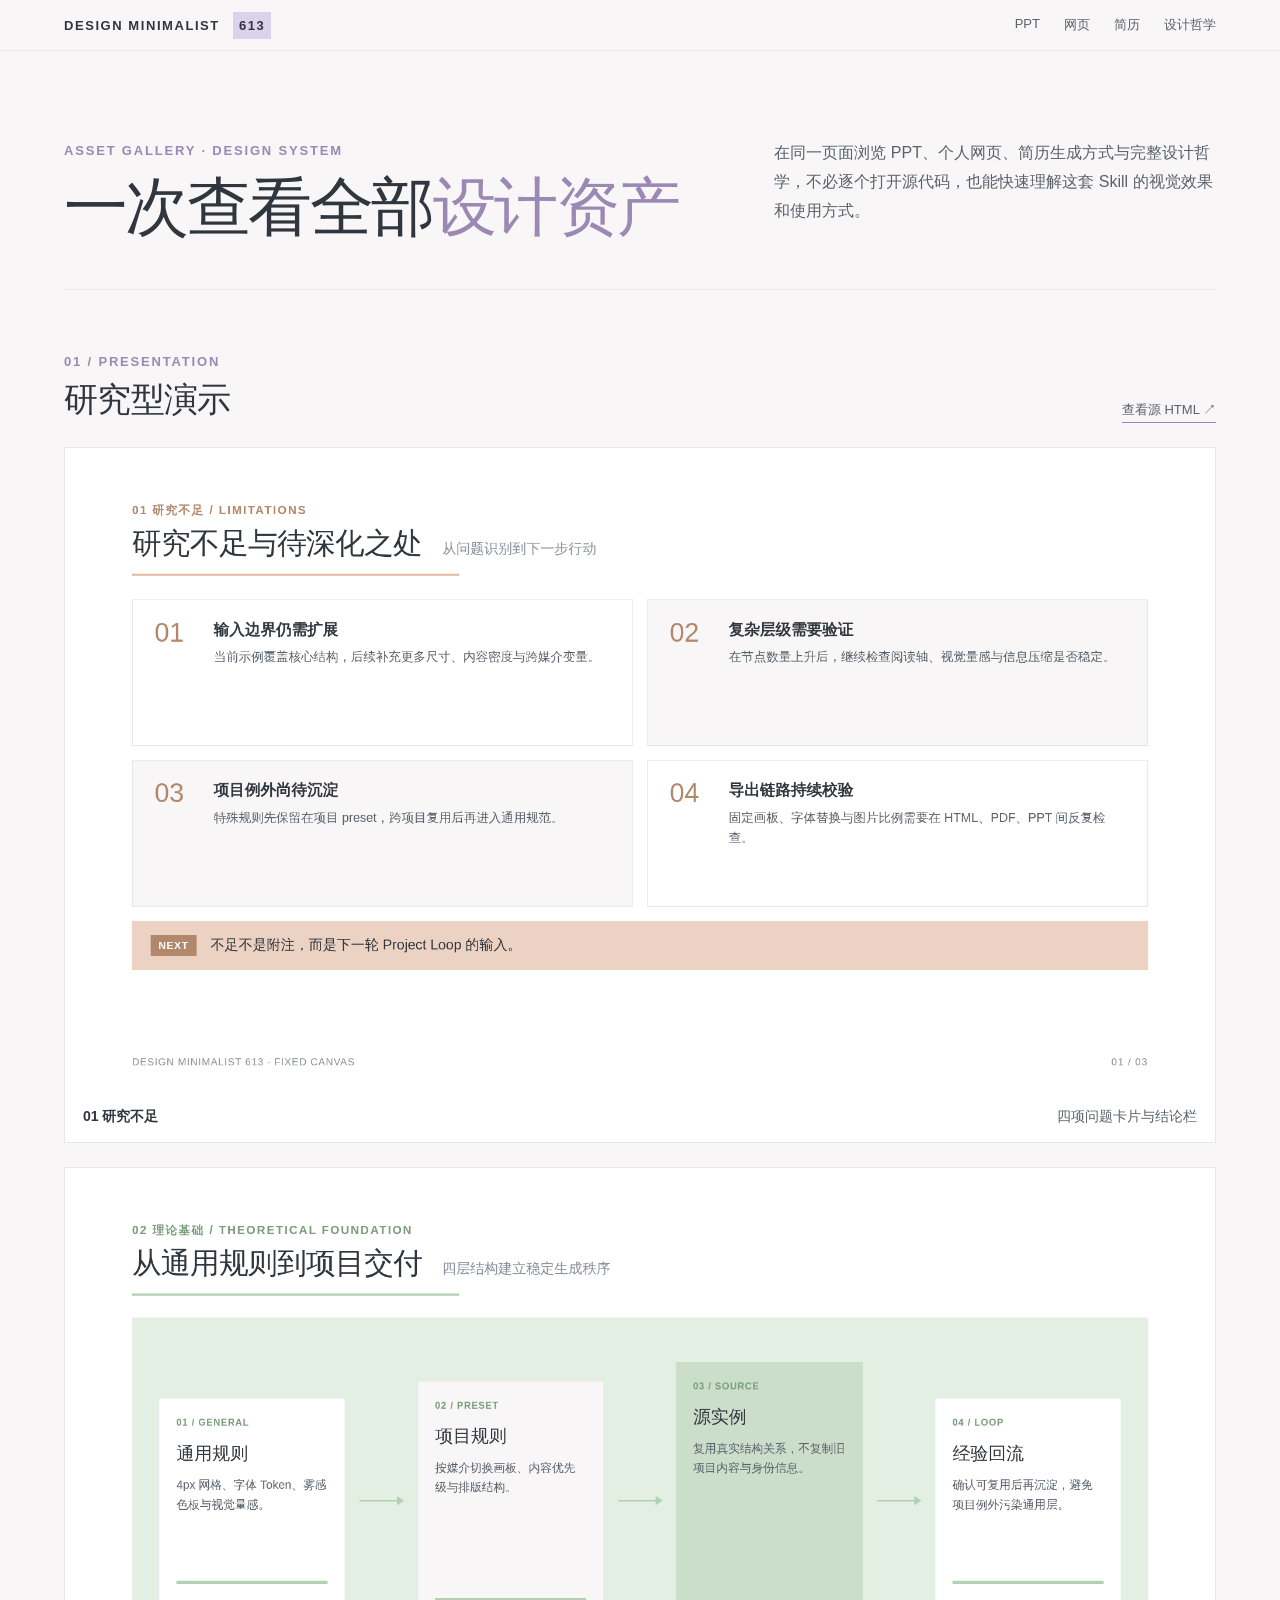
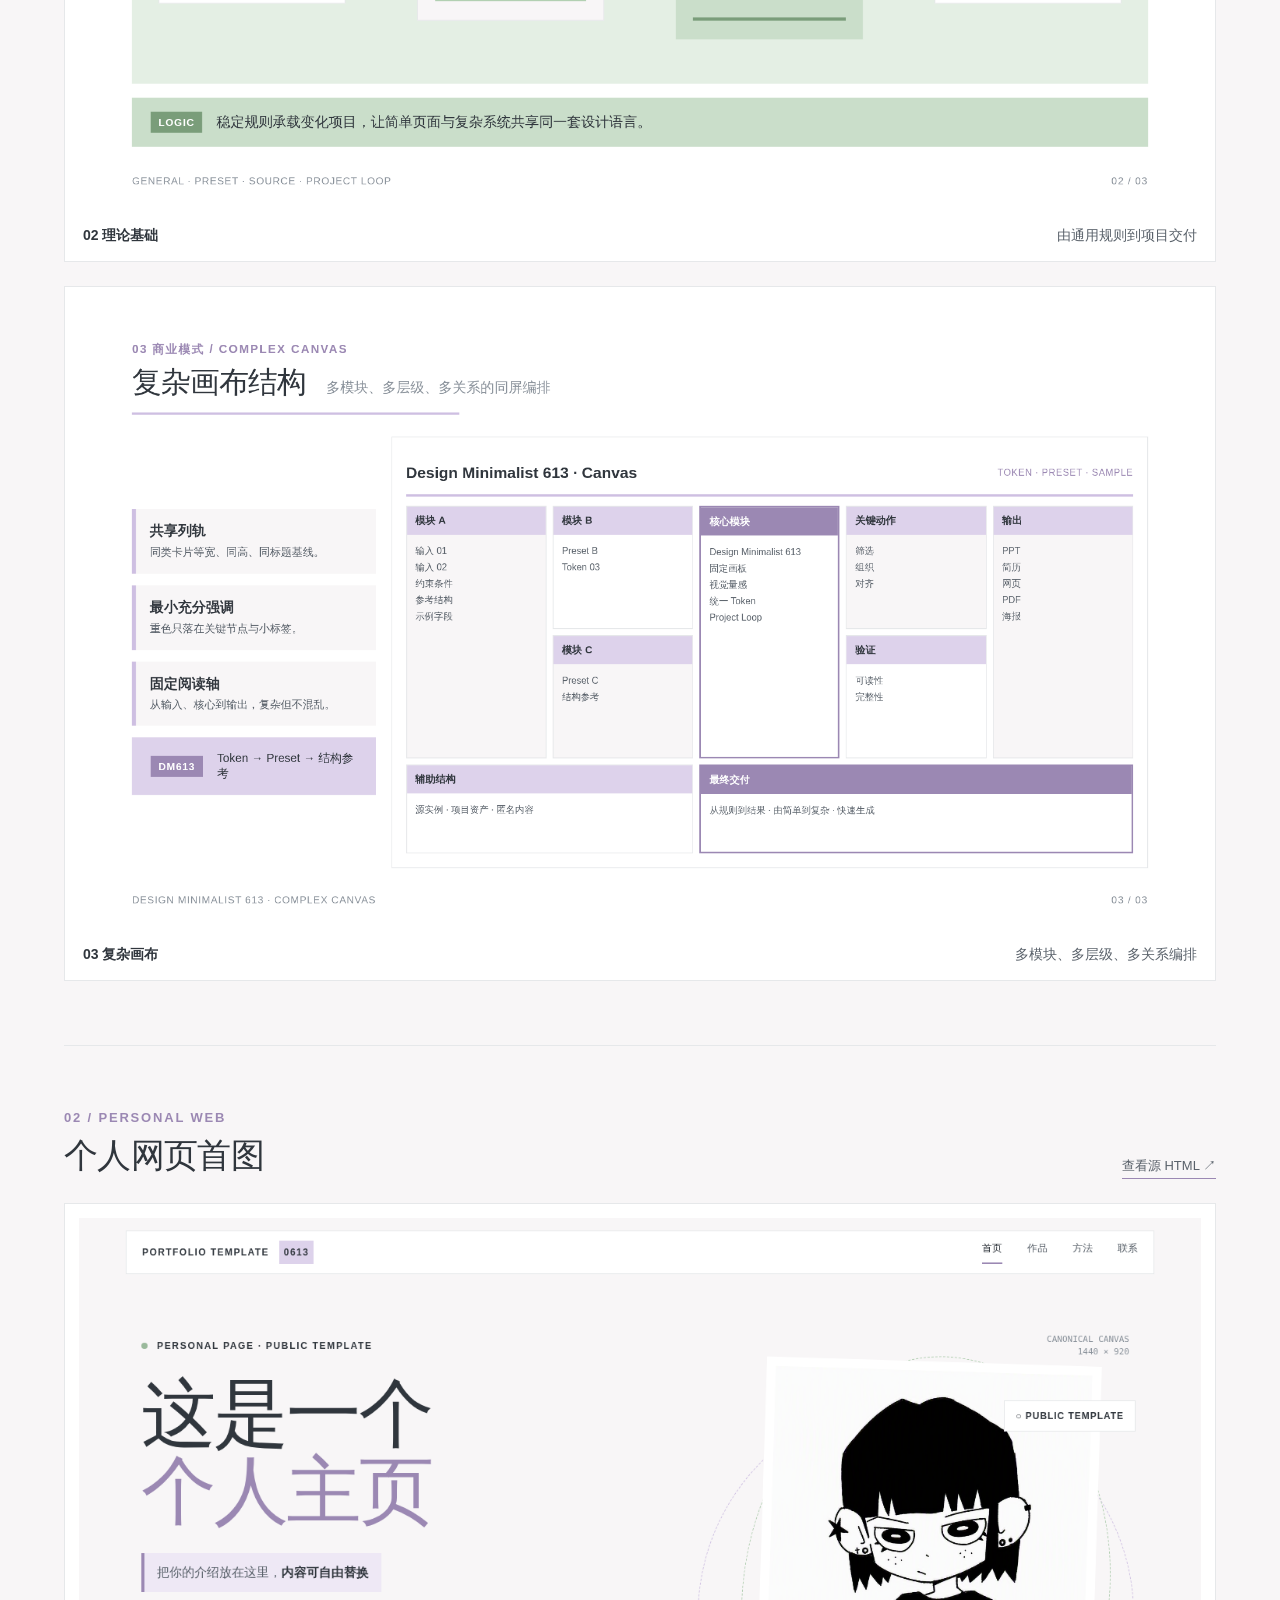
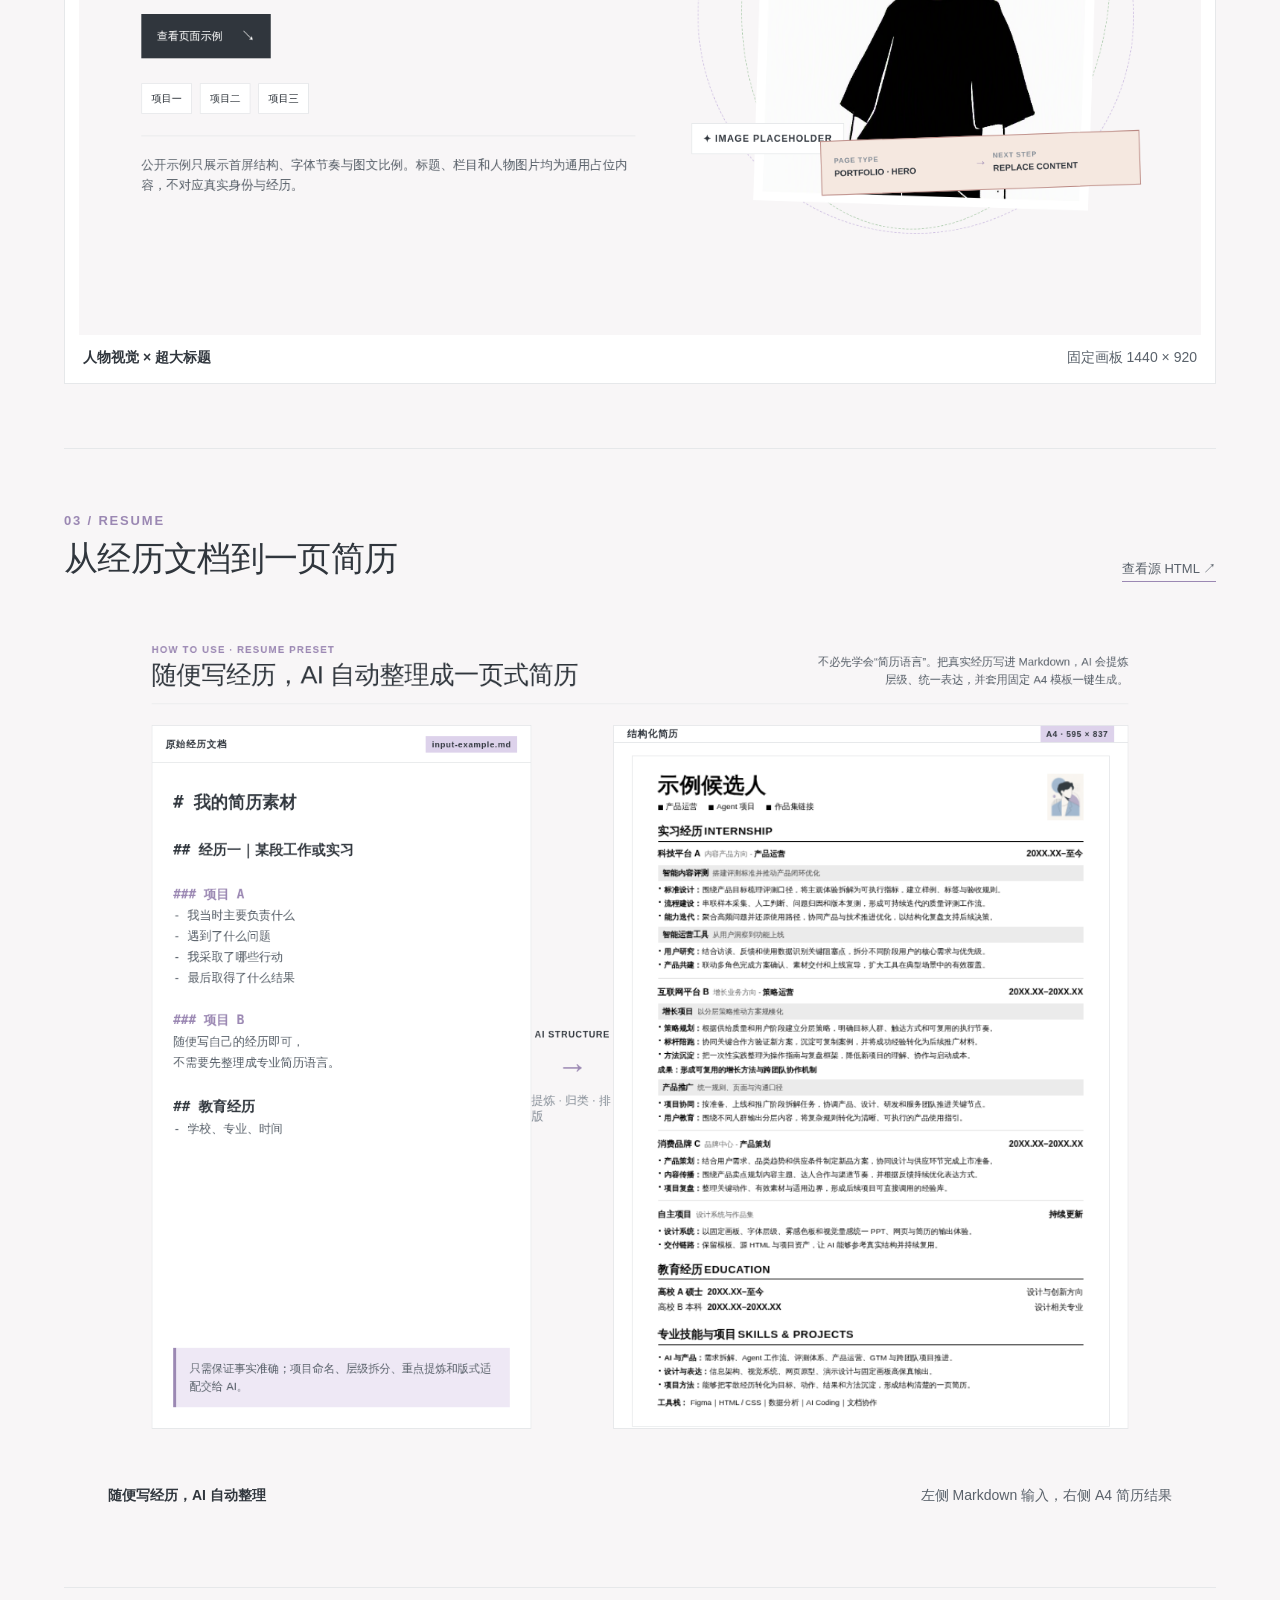
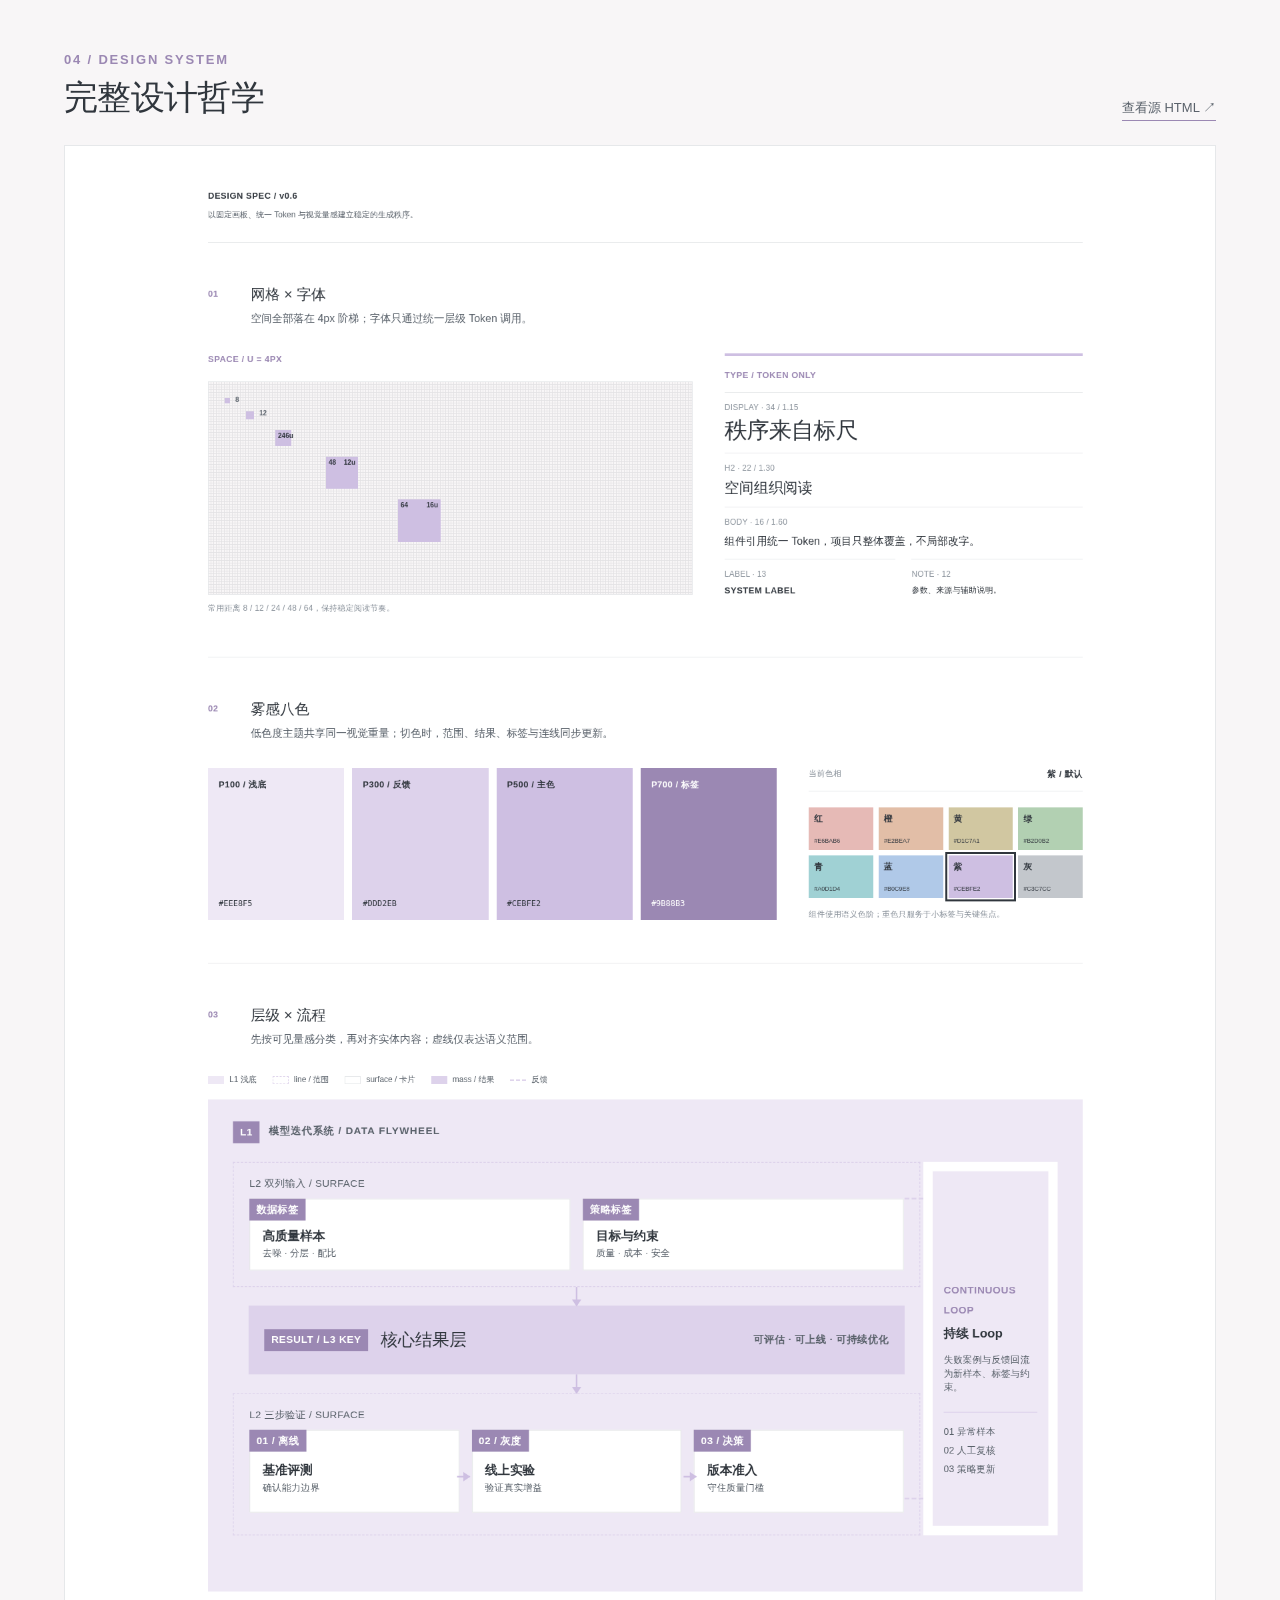
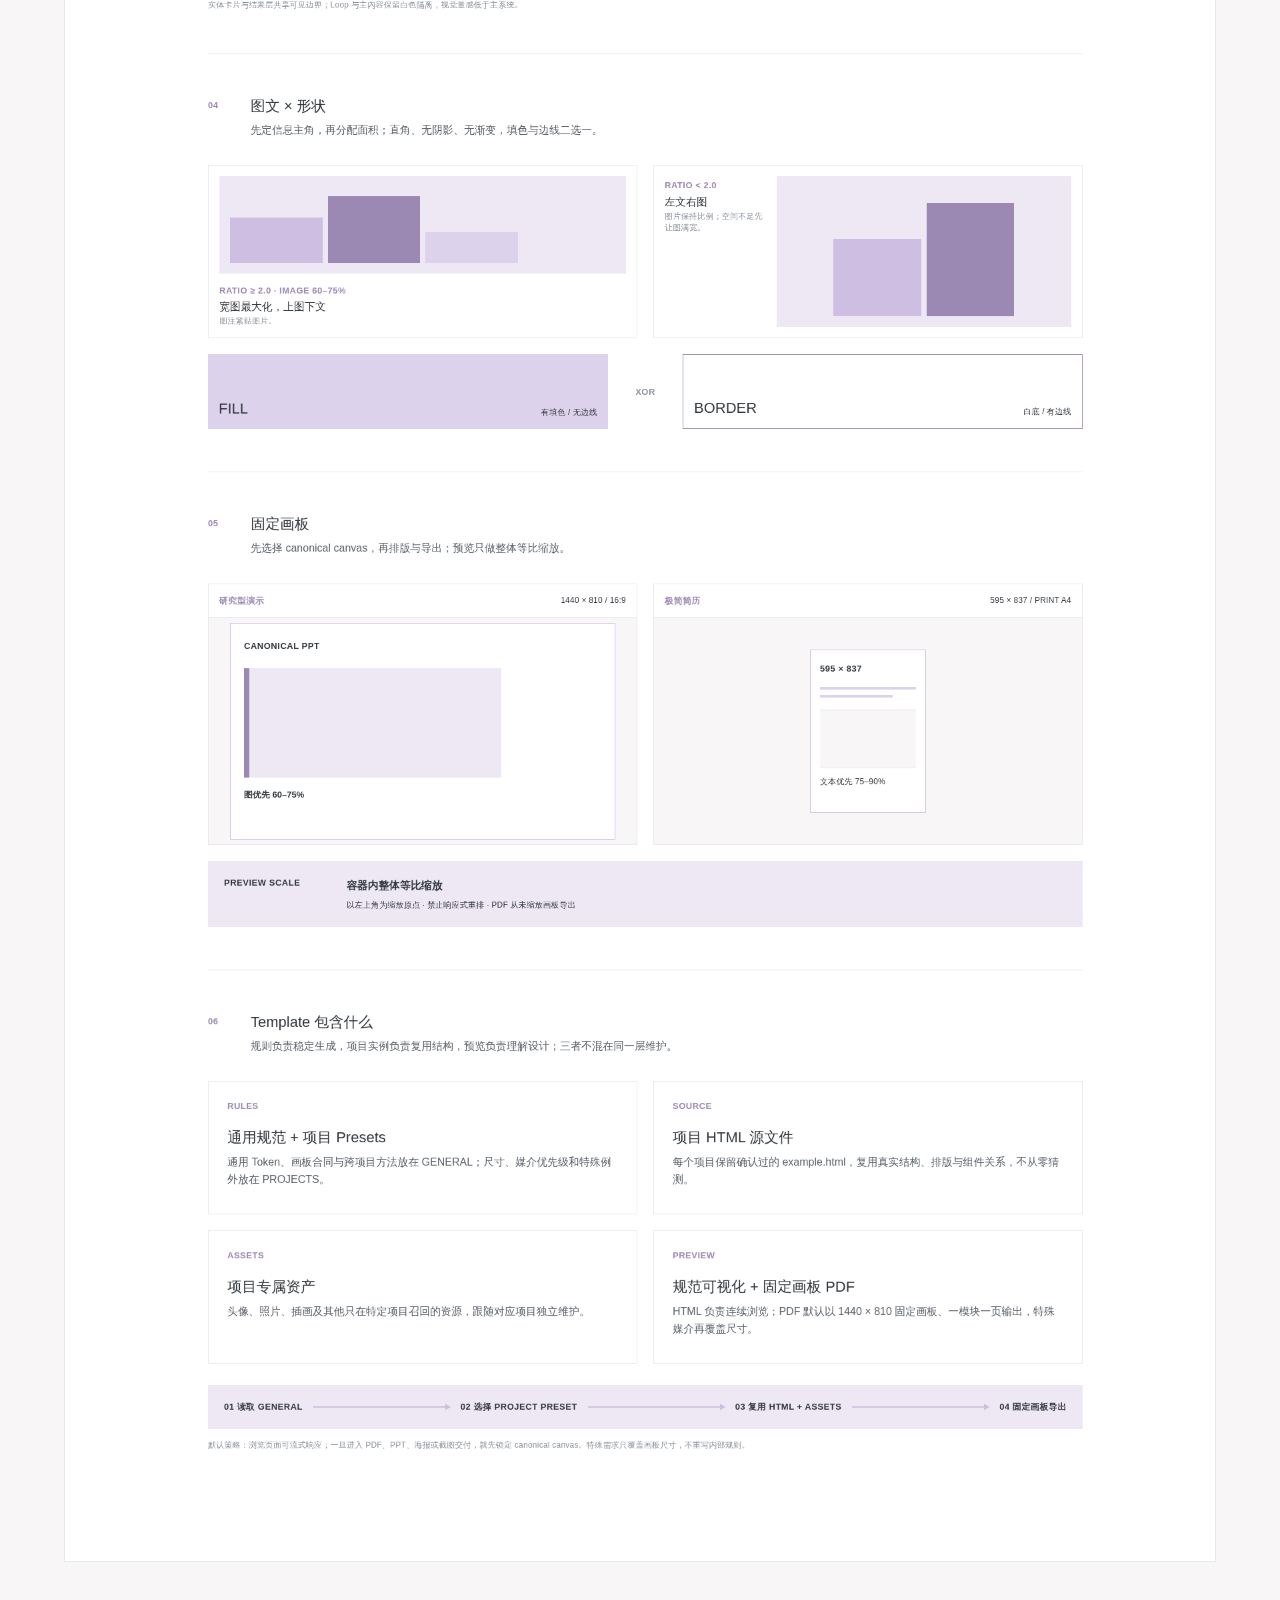
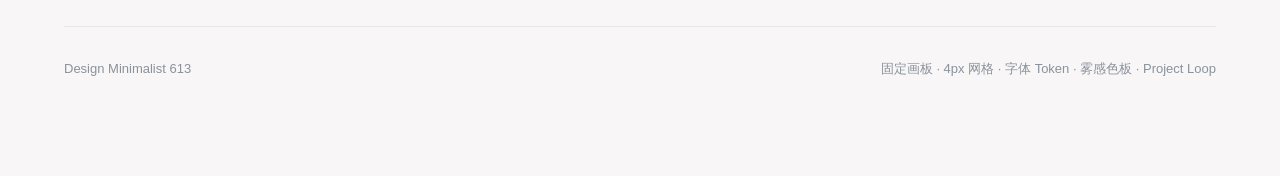
<file: asset-preview/index.html>
<!doctype html>
<html lang="zh-CN">
<head>
<meta charset="utf-8">
<meta name="viewport" content="width=device-width,initial-scale=1">
<title>Design Minimalist 613｜资产预览</title>
<style>
:root{
  --paper:#f8f6f7;--white:#fff;--ink:#30363d;--text:#59616a;--muted:#8a929b;--line:#e6e8ea;
  --purple:#ddd2eb;--purple-deep:#9b88b3;--blue:#c8d9ef;--orange:#ebd2c2;
  --font:"PingFang SC","Noto Sans SC","Source Han Sans SC",sans-serif;
}
*{box-sizing:border-box}html{scroll-behavior:smooth}body{margin:0;background:var(--paper);color:var(--ink);font-family:var(--font);-webkit-font-smoothing:antialiased}
a{color:inherit}.topbar{position:sticky;top:0;z-index:20;display:flex;justify-content:space-between;align-items:center;padding:16px 5vw;background:rgba(248,246,247,.94);border-bottom:1px solid var(--line);backdrop-filter:blur(16px)}
.brand{font-size:13px;font-weight:700;letter-spacing:.12em}.brand b{margin-left:8px;padding:6px;background:var(--purple)}.nav{display:flex;gap:24px;font-size:13px;color:var(--text)}.nav a{text-decoration:none}.nav a:hover{color:var(--purple-deep)}
main{width:min(1280px,90vw);margin:0 auto;padding:72px 0 96px}.hero{display:grid;grid-template-columns:1.2fr .8fr;gap:48px;align-items:end;padding-bottom:48px;border-bottom:1px solid var(--line)}
.kicker{font-size:13px;font-weight:700;letter-spacing:.14em;color:var(--purple-deep)}h1{max-width:760px;margin:16px 0 0;font-size:64px;font-weight:300;line-height:1.05;letter-spacing:-.04em}h1 em{font-style:normal;color:var(--purple-deep)}.intro{font-size:16px;line-height:1.8;color:var(--text)}
.section{padding:64px 0;border-bottom:1px solid var(--line)}.section-head{display:flex;justify-content:space-between;align-items:end;margin-bottom:24px}.section-index{font-size:13px;font-weight:700;letter-spacing:.14em;color:var(--purple-deep)}h2{margin:8px 0 0;font-size:34px;font-weight:400;letter-spacing:-.02em}.source{font-size:13px;color:var(--text);text-decoration:none;border-bottom:1px solid var(--purple-deep);padding-bottom:3px}.source:hover{color:var(--purple-deep)}
.gallery{display:grid;grid-template-columns:1fr;gap:24px}.frame{margin:0;background:var(--white);border:1px solid var(--line);padding:14px;overflow:hidden}.frame img{display:block;width:100%;height:auto}.caption{display:flex;justify-content:space-between;gap:24px;padding:14px 4px 2px;font-size:14px;color:var(--text)}.caption strong{color:var(--ink)}
.resume-frame{padding:0;background:transparent;border:0}.resume-frame img{width:100%;height:auto}.philosophy img{max-width:960px;margin:0 auto}.footer{padding-top:32px;display:flex;justify-content:space-between;color:var(--muted);font-size:13px;line-height:1.6}
@media(max-width:820px){.nav{display:none}main{width:min(94vw,720px);padding-top:44px}.hero{grid-template-columns:1fr;gap:20px}h1{font-size:44px}.section-head{align-items:start;gap:20px;flex-direction:column}.frame{padding:6px}.caption{flex-direction:column;gap:4px}}
</style>
</head>
<body>
<header class="topbar"><div class="brand">DESIGN MINIMALIST <b>613</b></div><nav class="nav"><a href="#ppt">PPT</a><a href="#web">网页</a><a href="#resume">简历</a><a href="#system">设计哲学</a></nav></header>
<main>
  <section class="hero"><div><div class="kicker">ASSET GALLERY · DESIGN SYSTEM</div><h1>一次查看全部<em>设计资产</em></h1></div><p class="intro">在同一页面浏览 PPT、个人网页、简历生成方式与完整设计哲学，不必逐个打开源代码，也能快速理解这套 Skill 的视觉效果和使用方式。</p></section>

  <section class="section" id="ppt"><div class="section-head"><div><div class="section-index">01 / PRESENTATION</div><h2>研究型演示</h2></div><a class="source" href="https://github.com/yican-hub/Design_minimalist_613/blob/main/design-minimalist-613/assets/template/projects/ppt-research/example.html">查看源 HTML ↗</a></div><div class="gallery">
    <figure class="frame"><img src="assets/ppt-01-limitations.png" alt="研究不足页面"><figcaption class="caption"><strong>01 研究不足</strong><span>四项问题卡片与结论栏</span></figcaption></figure>
    <figure class="frame"><img src="assets/ppt-02-theory.png" alt="理论基础页面"><figcaption class="caption"><strong>02 理论基础</strong><span>由通用规则到项目交付</span></figcaption></figure>
    <figure class="frame"><img src="assets/ppt-03-business-canvas.png" alt="复杂画布页面"><figcaption class="caption"><strong>03 复杂画布</strong><span>多模块、多层级、多关系编排</span></figcaption></figure>
  </div></section>

  <section class="section" id="web"><div class="section-head"><div><div class="section-index">02 / PERSONAL WEB</div><h2>个人网页首图</h2></div><a class="source" href="https://github.com/yican-hub/Design_minimalist_613/blob/main/design-minimalist-613/assets/template/projects/personal-web/example.html">查看源 HTML ↗</a></div><figure class="frame"><img src="assets/web-personal-anonymized.png" alt="个人网页首图"><figcaption class="caption"><strong>人物视觉 × 超大标题</strong><span>固定画板 1440 × 920</span></figcaption></figure></section>

  <section class="section" id="resume"><div class="section-head"><div><div class="section-index">03 / RESUME</div><h2>从经历文档到一页简历</h2></div><a class="source" href="https://github.com/yican-hub/Design_minimalist_613/blob/main/design-minimalist-613/assets/template/projects/resume-minimal/how-to-use.html">查看源 HTML ↗</a></div><figure class="resume-frame"><img src="assets/resume-how-to-use.png" alt="Markdown 经历生成结构化简历"><figcaption class="caption"><strong>随便写经历，AI 自动整理</strong><span>左侧 Markdown 输入，右侧 A4 简历结果</span></figcaption></figure></section>

  <section class="section" id="system"><div class="section-head"><div><div class="section-index">04 / DESIGN SYSTEM</div><h2>完整设计哲学</h2></div><a class="source" href="https://github.com/yican-hub/Design_minimalist_613/blob/main/design-minimalist-613/assets/template/design-spec/index.html">查看源 HTML ↗</a></div><figure class="frame philosophy"><img src="assets/design-philosophy-full.png" alt="Design Minimalist 613 完整设计哲学"></figure></section>

  <footer class="footer"><span>Design Minimalist 613</span><span>固定画板 · 4px 网格 · 字体 Token · 雾感色板 · Project Loop</span></footer>
</main>
</body>
</html>
</file>
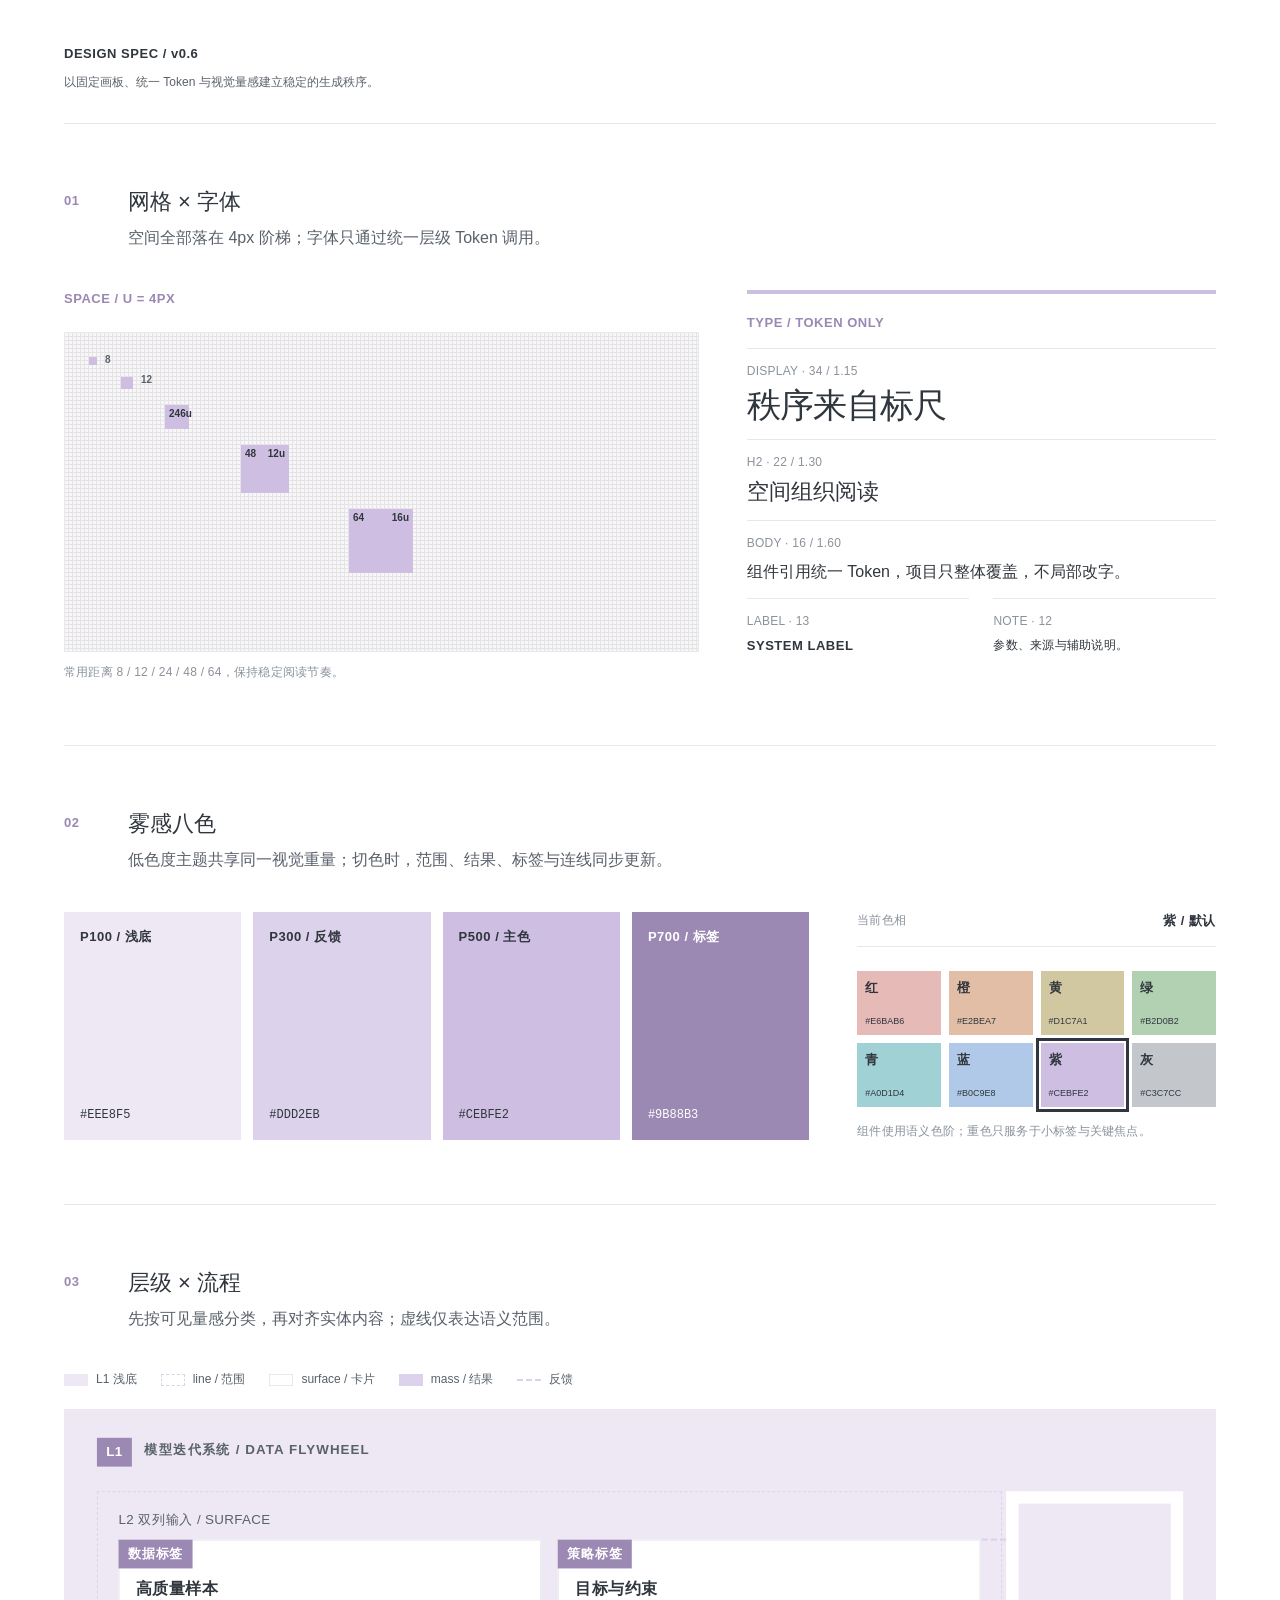
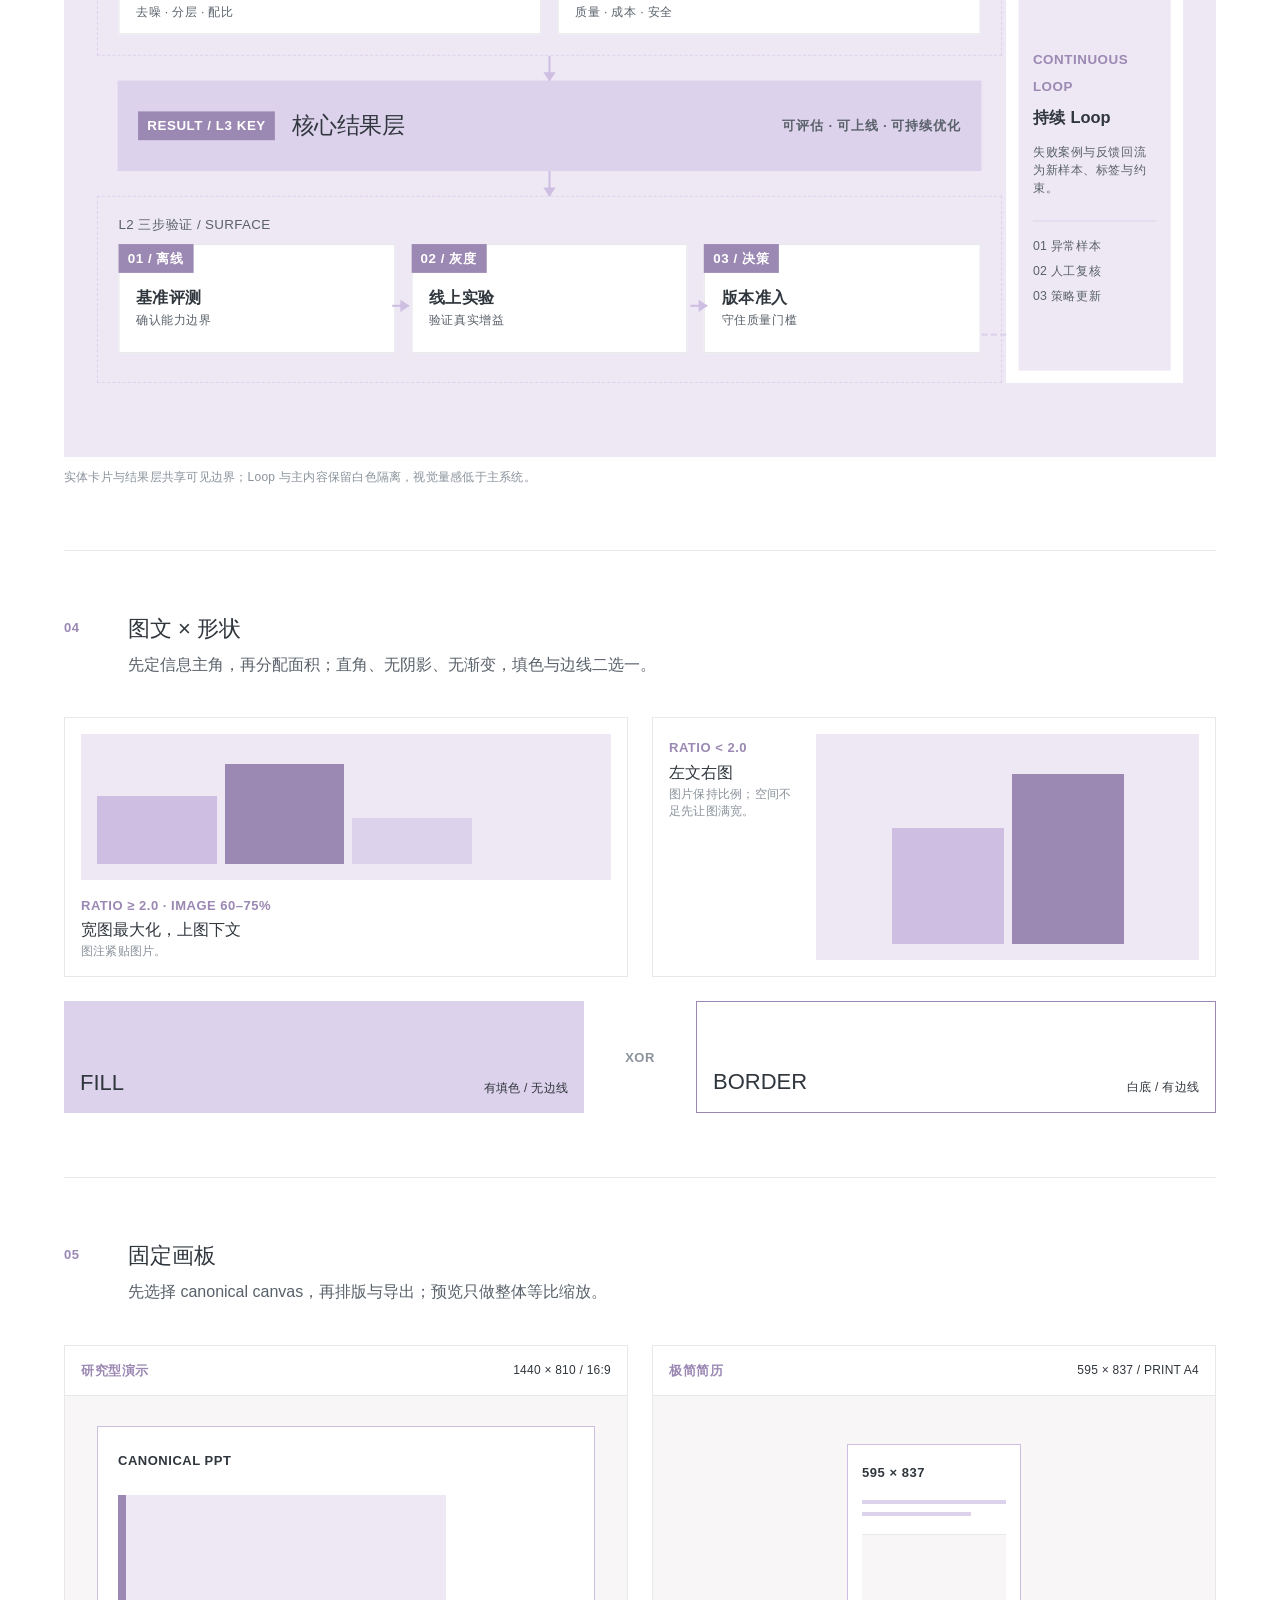
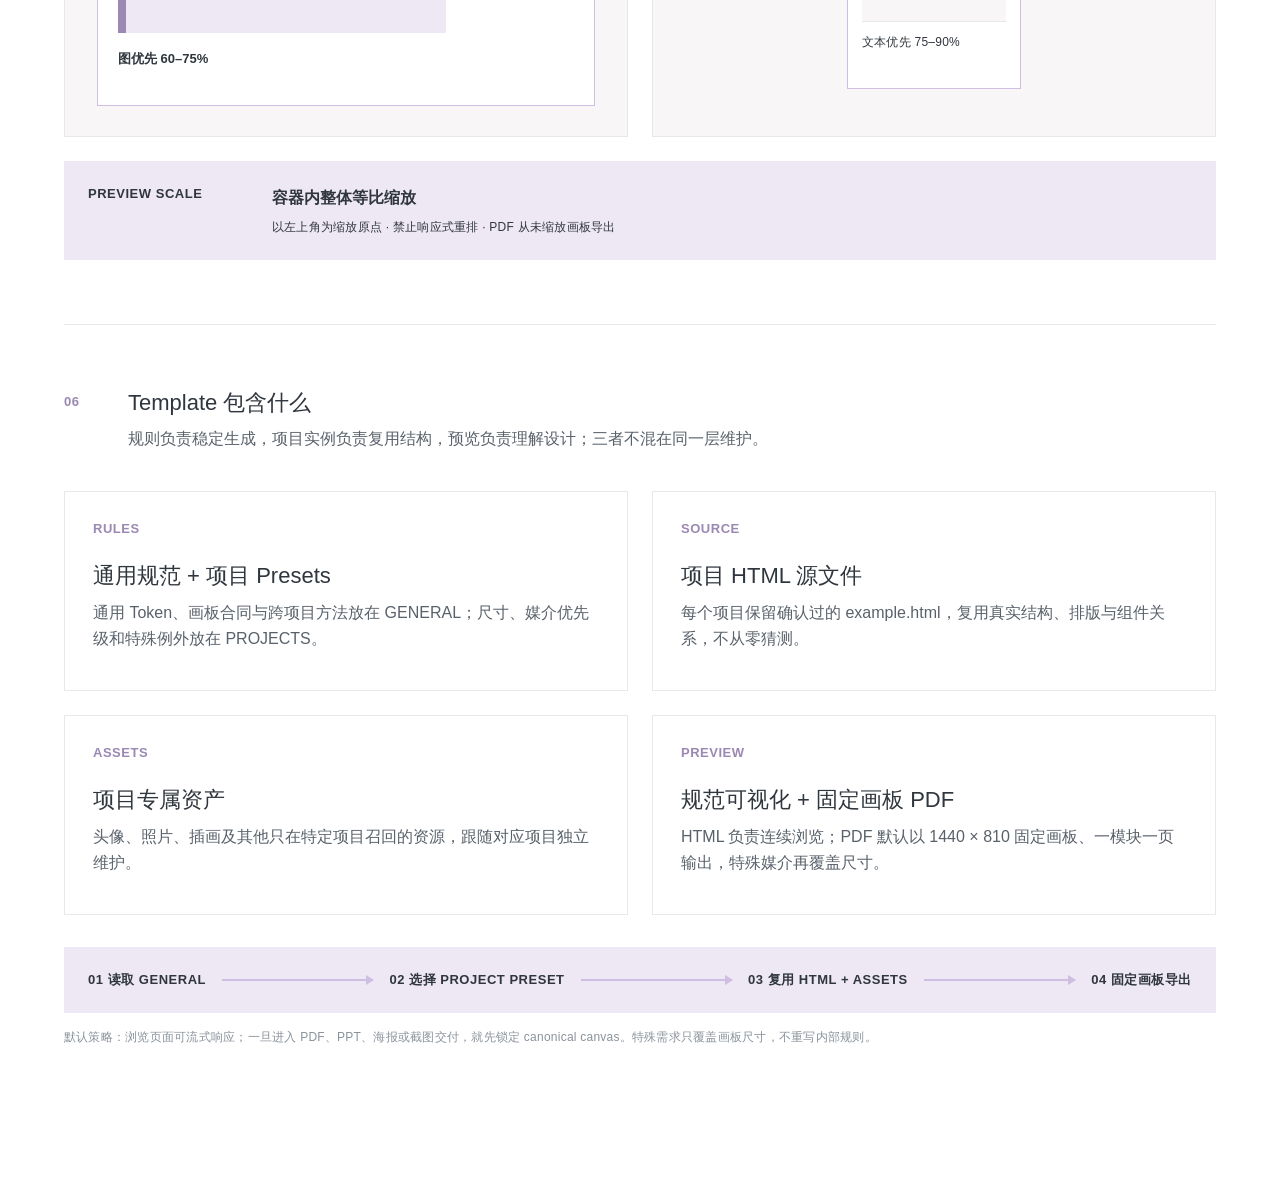
<file: design-minimalist-613/assets/template/design-spec/index.html>
<!doctype html>
<html lang="zh-CN">
<head>
  <meta charset="UTF-8" />
  <meta name="viewport" content="width=device-width, initial-scale=1" />
  <title>Design Spec v0.6｜视觉量感设计规范</title>
  <meta name="description" content="面向固定画板、研究型演示与极简简历的设计规范展示页。" />
  <link rel="stylesheet" href="styles.css" />
</head>
<body>
  <main class="page">
    <header class="page-head">
      <div><strong>DESIGN SPEC / v0.6</strong><p>以固定画板、统一 Token 与视觉量感建立稳定的生成秩序。</p></div>
    </header>

    <section class="section" id="grid-type">
      <div class="section-heading"><span>01</span><div><h2>网格 × 字体</h2><p>空间全部落在 4px 阶梯；字体只通过统一层级 Token 调用。</p></div></div>
      <div class="rhythm-layout">
        <article class="grid-panel"><div class="type-label accent">SPACE / U = 4PX</div><div class="grid-stage" id="gridStage"><div class="measure m8"><span>8</span></div><div class="measure m12"><span>12</span></div><div class="measure m24"><b>24</b><span>6u</span></div><div class="measure m48"><b>48</b><span>12u</span></div><div class="measure m64"><b>64</b><span>16u</span></div></div><p class="type-note muted">常用距离 8 / 12 / 24 / 48 / 64，保持稳定阅读节奏。</p></article>
        <article class="type-panel"><div class="type-label accent">TYPE / TOKEN ONLY</div><div class="type-row display-row"><span class="type-note">DISPLAY · 34 / 1.15</span><strong>秩序来自标尺</strong></div><div class="type-row h2-row"><span class="type-note">H2 · 22 / 1.30</span><strong>空间组织阅读</strong></div><div class="type-row body-row"><span class="type-note">BODY · 16 / 1.60</span><strong>组件引用统一 Token，项目只整体覆盖，不局部改字。</strong></div><div class="type-pair"><div class="type-row"><span class="type-note">LABEL · 13</span><strong class="type-label">SYSTEM LABEL</strong></div><div class="type-row"><span class="type-note">NOTE · 12</span><strong class="type-note">参数、来源与辅助说明。</strong></div></div></article>
      </div>
    </section>

    <section class="section" id="colors">
      <div class="section-heading"><span>02</span><div><h2>雾感八色</h2><p>低色度主题共享同一视觉重量；切色时，范围、结果、标签与连线同步更新。</p></div></div>
      <div class="color-layout"><div class="palette"><div class="tone p100"><span class="type-label">P100 / 浅底</span><code data-tone="100"></code></div><div class="tone p300"><span class="type-label">P300 / 反馈</span><code data-tone="300"></code></div><div class="tone p500"><span class="type-label">P500 / 主色</span><code data-tone="500"></code></div><div class="tone p700"><span class="type-label">P700 / 标签</span><code data-tone="700"></code></div></div><div class="hue-control"><div class="color-status"><span class="type-note muted">当前色相</span><strong class="type-label" id="themeName">紫 / 默认</strong></div><div class="hues" id="hueList"></div><p class="type-note muted">组件使用语义色阶；重色只服务于小标签与关键焦点。</p></div></div>
    </section>

    <section class="section" id="hierarchy-flow">
      <div class="section-heading"><span>03</span><div><h2>层级 × 流程</h2><p>先按可见量感分类，再对齐实体内容；虚线仅表达语义范围。</p></div></div>
      <div class="flow-legend"><span><i class="legend-l1"></i>L1 浅底</span><span><i class="legend-l2"></i>line / 范围</span><span><i class="legend-l3"></i>surface / 卡片</span><span><i class="legend-key"></i>mass / 结果</span><span><i class="legend-feedback"></i>反馈</span></div>
      <figure class="diagram-frame" id="diagramFrame"><div class="diagram-canvas"><div class="canvas-kicker type-label">L1</div><h3 class="canvas-title">模型迭代系统 / DATA FLYWHEEL</h3><section class="flow-block input-block"><div class="block-head type-label">L2 双列输入 / SURFACE</div><div class="input-grid"><article class="flow-node"><b class="node-tag type-label">数据标签</b><strong class="type-body-emphasis">高质量样本</strong><p class="type-note">去噪 · 分层 · 配比</p></article><article class="flow-node"><b class="node-tag type-label">策略标签</b><strong class="type-body-emphasis">目标与约束</strong><p class="type-note">质量 · 成本 · 安全</p></article></div></section><article class="result-block"><div><span class="result-tag type-label">RESULT / L3 KEY</span><strong class="type-h2">核心结果层</strong></div><p class="type-label">可评估 · 可上线 · 可持续优化</p></article><section class="flow-block validation-block"><div class="block-head type-label">L2 三步验证 / SURFACE</div><div class="validation-grid"><article class="flow-node"><b class="node-tag type-label">01 / 离线</b><strong class="type-body-emphasis">基准评测</strong><p class="type-note">确认能力边界</p></article><article class="flow-node"><b class="node-tag type-label">02 / 灰度</b><strong class="type-body-emphasis">线上实验</strong><p class="type-note">验证真实增益</p></article><article class="flow-node"><b class="node-tag type-label">03 / 决策</b><strong class="type-body-emphasis">版本准入</strong><p class="type-note">守住质量门槛</p></article></div></section><aside class="loop-slot"><div class="loop-inner"><span class="type-label">CONTINUOUS LOOP</span><strong class="type-body-emphasis">持续 Loop</strong><p class="type-note">失败案例与反馈回流为新样本、标签与约束。</p><div class="loop-list type-note"><span>01 异常样本</span><span>02 人工复核</span><span>03 策略更新</span></div></div></aside><div class="arrow down input-to-result"></div><div class="arrow down result-to-validation"></div><div class="arrow right validate-one"></div><div class="arrow right validate-two"></div><div class="feedback feedback-out"></div><div class="feedback feedback-back"></div></div></figure>
      <p class="figure-note type-note muted">实体卡片与结果层共享可见边界；Loop 与主内容保留白色隔离，视觉量感低于主系统。</p>
    </section>

    <section class="section" id="image-shape">
      <div class="section-heading"><span>04</span><div><h2>图文 × 形状</h2><p>先定信息主角，再分配面积；直角、无阴影、无渐变，填色与边线二选一。</p></div></div>
      <div class="composition-grid"><article class="layout-demo wide-demo"><div class="mock-image"><i></i><i></i><i></i></div><div><b class="type-label accent">RATIO ≥ 2.0 · IMAGE 60–75%</b><strong class="type-body">宽图最大化，上图下文</strong><p class="type-note muted">图注紧贴图片。</p></div></article><article class="layout-demo normal-demo"><div><b class="type-label accent">RATIO &lt; 2.0</b><strong class="type-body">左文右图</strong><p class="type-note muted">图片保持比例；空间不足先让图满宽。</p></div><div class="mock-image portrait"><i></i><i></i></div></article><div class="xor-demo"><div class="shape fill-shape"><b>FILL</b><span class="type-note">有填色 / 无边线</span></div><strong class="type-label muted">XOR</strong><div class="shape border-shape"><b>BORDER</b><span class="type-note">白底 / 有边线</span></div></div></div>
    </section>

    <section class="section" id="fixed-canvas">
      <div class="section-heading"><span>05</span><div><h2>固定画板</h2><p>先选择 canonical canvas，再排版与导出；预览只做整体等比缩放。</p></div></div>
      <div class="canvas-contract"><article class="canvas-case"><div class="case-head"><b class="type-label accent">研究型演示</b><span class="type-note">1440 × 810 / 16:9</span></div><div class="preview-well"><div class="ppt-board"><span class="type-label">CANONICAL PPT</span><i></i><b>图优先 60–75%</b></div></div></article><article class="canvas-case"><div class="case-head"><b class="type-label accent">极简简历</b><span class="type-note">595 × 837 / PRINT A4</span></div><div class="preview-well"><div class="resume-board"><span class="type-label">595 × 837</span><i></i><i></i><i></i><b class="type-note">文本优先 75–90%</b></div></div></article></div>
      <div class="scale-formula"><span class="type-label">PREVIEW SCALE</span><strong>容器内整体等比缩放</strong><p class="type-note">以左上角为缩放原点 · 禁止响应式重排 · PDF 从未缩放画板导出</p></div>
    </section>

    <section class="section" id="template-usage">
      <div class="section-heading"><span>06</span><div><h2>Template 包含什么</h2><p>规则负责稳定生成，项目实例负责复用结构，预览负责理解设计；三者不混在同一层维护。</p></div></div>
      <div class="template-grid">
        <article class="template-card"><span class="type-label accent">RULES</span><strong>通用规范 + 项目 Presets</strong><p>通用 Token、画板合同与跨项目方法放在 GENERAL；尺寸、媒介优先级和特殊例外放在 PROJECTS。</p></article>
        <article class="template-card"><span class="type-label accent">SOURCE</span><strong>项目 HTML 源文件</strong><p>每个项目保留确认过的 example.html，复用真实结构、排版与组件关系，不从零猜测。</p></article>
        <article class="template-card"><span class="type-label accent">ASSETS</span><strong>项目专属资产</strong><p>头像、照片、插画及其他只在特定项目召回的资源，跟随对应项目独立维护。</p></article>
        <article class="template-card"><span class="type-label accent">PREVIEW</span><strong>规范可视化 + 固定画板 PDF</strong><p>HTML 负责连续浏览；PDF 默认以 1440 × 810 固定画板、一模块一页输出，特殊媒介再覆盖尺寸。</p></article>
      </div>
      <div class="usage-flow"><span class="type-label">01 读取 GENERAL</span><i></i><span class="type-label">02 选择 PROJECT PRESET</span><i></i><span class="type-label">03 复用 HTML + ASSETS</span><i></i><span class="type-label">04 固定画板导出</span></div>
      <p class="usage-note type-note muted">默认策略：浏览页面可流式响应；一旦进入 PDF、PPT、海报或截图交付，就先锁定 canonical canvas。特殊需求只覆盖画板尺寸，不重写内部规则。</p>
    </section>
  </main>
  <script src="app.js"></script>
</body>
</html>
</file>
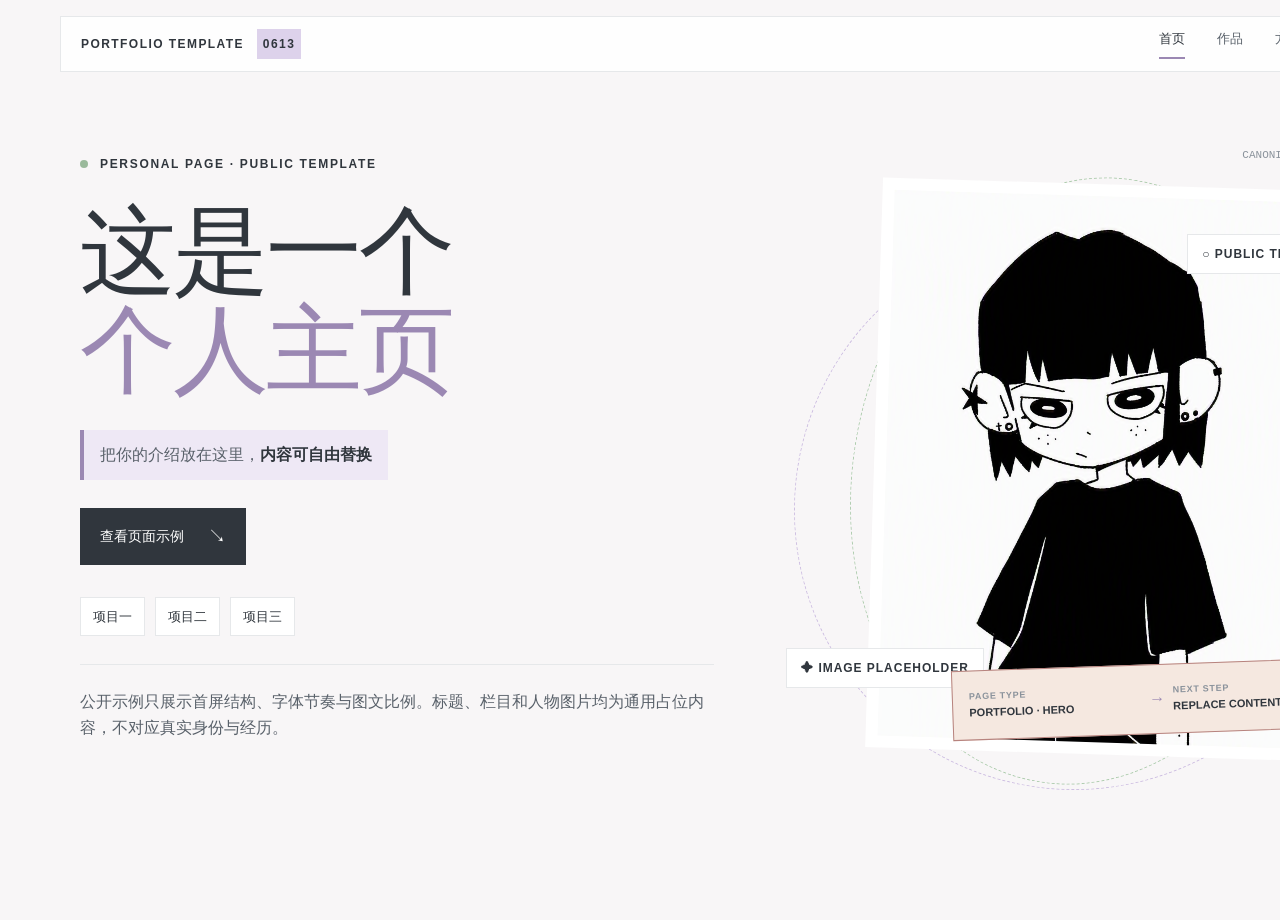
<file: design-minimalist-613/assets/template/projects/personal-web/example.html>
<!doctype html>
<html lang="zh-CN">
<head>
<meta charset="utf-8">
<meta name="viewport" content="width=device-width,initial-scale=1">
<title>这是一个个人主页｜公开示例</title>
<style>
:root{
  --canvas-w:1440px;--canvas-h:920px;
  --paper:#F8F6F7;--white:#FFFFFF;--ink:#30363D;--text:#59616A;--muted:#8A929B;--border:#E6E8EA;
  --purple-100:#EEE8F5;--purple-300:#DDD2EB;--purple-500:#CEBFE2;--purple-700:#9B88B3;
  --green-300:#CADECA;--orange-300:#EBD2C2;
  --font:"PingFang SC","Microsoft YaHei","Noto Sans SC","Source Han Sans SC",sans-serif;
  --display:300 96px/1.03 var(--font);--h2:500 22px/1.3 var(--font);--body:400 16px/1.6 var(--font);
  --label:600 12px/1.35 var(--font);--note:400 13px/1.5 var(--font)
}
*{box-sizing:border-box;margin:0;padding:0;border-radius:0}
html,body{width:100%;min-height:100%;background:var(--paper);color:var(--ink);font-family:var(--font)}
body{overflow:auto}.page{position:relative;width:var(--canvas-w);height:var(--canvas-h);margin:0 auto;background:var(--paper);overflow:hidden}
.topbar{position:absolute;z-index:5;left:60px;right:60px;top:16px;height:56px;padding:0 20px;display:flex;align-items:center;justify-content:space-between;background:rgba(255,255,255,.92);border:1px solid var(--border)}
.brand{font:var(--label);letter-spacing:.12em}.brand b{display:inline-flex;margin-left:8px;padding:7px 6px;background:var(--purple-300)}
.nav{display:flex;gap:32px;color:var(--text);font:var(--note)}.nav span:first-child{padding-bottom:8px;border-bottom:2px solid var(--purple-700);color:var(--ink)}
.hero{position:relative;width:100%;height:100%;padding:148px 80px 80px;display:grid;grid-template-columns:1.05fr .95fr;gap:72px}
.hero-copy{display:flex;flex-direction:column;align-items:flex-start}.hero-kicker{display:flex;align-items:center;gap:12px;margin-top:8px;font:var(--label);letter-spacing:.14em}.live-dot{width:8px;height:8px;background:#9AB99B;border-radius:50%}
h1{margin-top:30px;font:var(--display);letter-spacing:-.03em}h1 em{display:block;color:var(--purple-700);font:inherit;font-style:normal}
.hero-belief{margin-top:30px;padding:12px 16px;border-left:4px solid var(--purple-700);background:var(--purple-100);color:var(--text);font:var(--body)}.hero-belief strong{color:var(--ink);font-weight:600}
.primary-action{display:inline-flex;align-items:center;gap:24px;margin-top:28px;padding:15px 20px;background:var(--ink);color:#fff;font:400 14px/1.5 var(--font);text-decoration:none}.primary-action b{font-size:18px;font-weight:400}
.hero-tags{display:flex;gap:10px;margin-top:32px}.hero-tags span{padding:9px 12px;border:1px solid var(--border);background:#fff;font:var(--note)}
.hero-intro{width:100%;margin-top:28px;padding-top:24px;border-top:1px solid var(--border);color:var(--text);font:var(--body)}.hero-intro strong{color:var(--ink);font-weight:600}
.portrait-stage{position:relative;min-width:0;height:650px}.portrait-orbit{position:absolute;border:1px dashed}.orbit-one{width:560px;height:560px;left:8px;top:82px;border-color:var(--purple-500);border-radius:50%}.orbit-two{width:470px;height:610px;left:66px;top:28px;border-color:#AFCDAF;border-radius:50%;transform:rotate(9deg)}
.portrait-frame{position:absolute;z-index:2;left:88px;top:36px;width:430px;height:570px;padding:12px;background:#fff;transform:rotate(1.8deg)}.portrait-frame img{width:100%;height:100%;display:block;object-fit:cover;object-position:50% 50%}
.portrait-note{position:absolute;z-index:3;padding:11px 14px;background:#fff;border:1px solid var(--border);font:var(--label);letter-spacing:.08em}.note-one{right:4px;top:86px}.note-two{left:0;bottom:110px}
.platform-ticket{position:absolute;z-index:4;right:-2px;bottom:64px;width:410px;height:70px;padding:12px 16px;display:grid;grid-template-columns:1fr 32px 1fr;align-items:center;background:#F5E8E0;border:1px solid #B7837E;transform:rotate(-2deg)}.platform-ticket small{display:block;color:var(--muted);font:600 9px/1.2 var(--font);letter-spacing:.08em}.platform-ticket strong{display:block;margin-top:4px;font:600 11px/1.2 var(--font)}.platform-ticket i{text-align:center;font-style:normal;color:var(--purple-700)}
.coordinate{position:absolute;right:12px;top:0;color:var(--muted);font:400 11px/1.45 ui-monospace,SFMono-Regular,Menlo,monospace;text-align:right}
@media(max-width:900px){.page{margin:0;transform-origin:top left;transform:scale(calc(100vw / 1440));height:920px}}
@page{size:1440px 920px;margin:0}@media print{html,body{width:1440px;height:920px;background:var(--paper)}.page{margin:0;transform:none!important}}
</style>
</head>
<body>
<main class="page">
  <header class="topbar"><div class="brand">PORTFOLIO TEMPLATE <b>0613</b></div><nav class="nav"><span>首页</span><span>作品</span><span>方法</span><span>联系</span></nav></header>
  <section class="hero" aria-labelledby="hero-title">
    <div class="hero-copy">
      <div class="hero-kicker"><span class="live-dot"></span>PERSONAL PAGE · PUBLIC TEMPLATE</div>
      <h1 id="hero-title">这是一个<em>个人主页</em></h1>
      <p class="hero-belief">把你的介绍放在这里，<strong>内容可自由替换</strong></p>
      <span class="primary-action">查看页面示例 <b>↘</b></span>
      <div class="hero-tags"><span>项目一</span><span>项目二</span><span>项目三</span></div>
      <p class="hero-intro">公开示例只展示首屏结构、字体节奏与图文比例。标题、栏目和人物图片均为通用占位内容，不对应真实身份与经历。</p>
    </div>
    <div class="portrait-stage" aria-label="匿名人物资产">
      <div class="portrait-orbit orbit-one"></div><div class="portrait-orbit orbit-two"></div>
      <div class="portrait-frame"><img src="assets/portrait.png" alt="匿名人物插画"></div>
      <div class="portrait-note note-one">○ PUBLIC TEMPLATE</div><div class="portrait-note note-two">✦ IMAGE PLACEHOLDER</div>
      <div class="platform-ticket"><div><small>PAGE TYPE</small><strong>PORTFOLIO · HERO</strong></div><i>→</i><div><small>NEXT STEP</small><strong>REPLACE CONTENT</strong></div></div>
      <div class="coordinate">CANONICAL CANVAS<br>1440 × 920</div>
    </div>
  </section>
</main>
</body>
</html>
</file>
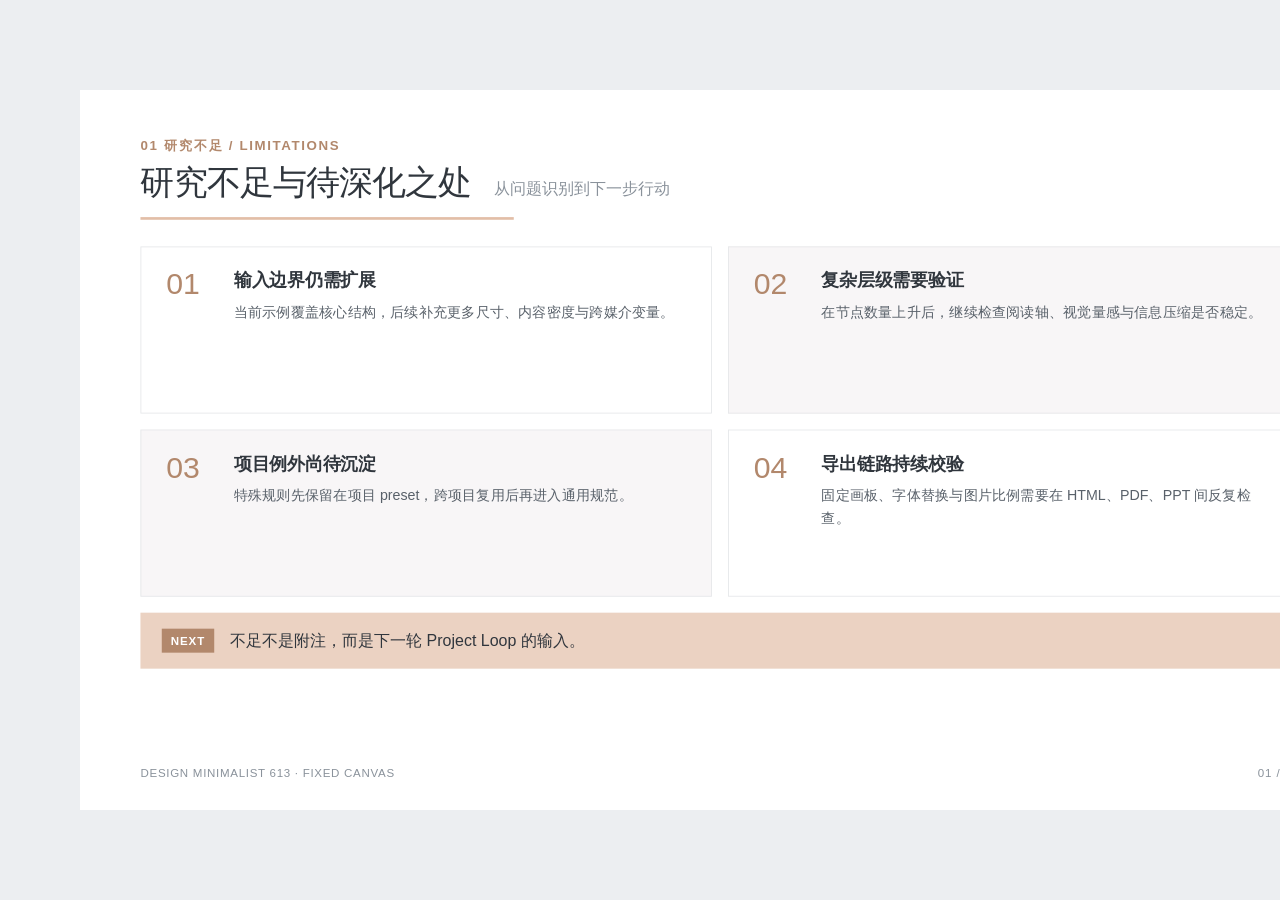
<file: design-minimalist-613/assets/template/projects/ppt-research/example.html>
<!doctype html>
<html lang="zh-CN">
<head>
<meta charset="utf-8">
<meta name="viewport" content="width=device-width,initial-scale=1">
<title>Design Minimalist 613｜研究型演示匿名示例</title>
<style>
:root{--w:1440px;--h:810px;--ink:#30363D;--text:#59616A;--muted:#8A929B;--border:#E6E8EA;--surface:#F8F6F7;--font:"PingFang SC","Microsoft YaHei","Noto Sans CJK SC","Source Han Sans SC",sans-serif}
*{box-sizing:border-box;margin:0;padding:0}html,body{width:100%;height:100%;overflow:hidden;background:#eceef1;font-family:var(--font);color:var(--ink);-webkit-font-smoothing:antialiased}.shell{position:fixed;inset:0;display:grid;place-items:center}.viewport{width:var(--w);height:var(--h);transform:scale(var(--scale,1));transform-origin:center}.deck{display:flex;width:max-content;height:var(--h);transform:translateX(calc(var(--page,0)*-1*var(--w)))}
.slide{--p100:#EEE8F5;--p300:#DDD2EB;--p500:#CEBFE2;--p700:#9B88B3;width:var(--w);height:var(--h);flex:none;background:#fff;padding:52px 68px;position:relative;overflow:hidden}.slide.orange{--p100:#F5E8E0;--p300:#EBD2C2;--p500:#E2BEA7;--p700:#B2886C}.slide.green{--p100:#E4EFE4;--p300:#CADECA;--p500:#B2D0B2;--p700:#7A9D7A}.slide.purple{--p100:#EEE8F5;--p300:#DDD2EB;--p500:#CEBFE2;--p700:#9B88B3}.header{margin-bottom:28px}.kicker{font-size:15px;line-height:1.35;letter-spacing:.12em;color:var(--p700);font-weight:600;margin-bottom:10px}.title{font-size:38px;line-height:1.2;font-weight:300;letter-spacing:-.02em}.title small{font-size:18px;color:var(--muted);font-weight:400;margin-left:16px;letter-spacing:0}.rule{height:3px;width:420px;background:var(--p500);margin-top:15px}.num{position:absolute;right:68px;bottom:34px;color:var(--muted);font-size:13px;letter-spacing:.08em}.meta{position:absolute;left:68px;bottom:34px;color:var(--muted);font-size:13px;letter-spacing:.06em}
.limit-grid{display:grid;grid-template-columns:1fr 1fr;gap:18px;margin-top:30px}.limit-card{min-height:188px;border:1px solid var(--border);padding:24px 28px;display:grid;grid-template-columns:58px 1fr;gap:18px;align-items:start;background:#fff}.limit-card:nth-child(2),.limit-card:nth-child(3){background:var(--surface)}.limit-index{font-size:34px;line-height:1;font-weight:300;color:var(--p700)}.limit-card h3{font-size:20px;line-height:1.35;font-weight:600;margin-bottom:9px}.limit-card p{font-size:16px;line-height:1.65;color:var(--text)}.conclusion{margin-top:18px;padding:18px 24px;background:var(--p300);display:flex;align-items:center;gap:18px}.conclusion b{font-size:13px;letter-spacing:.08em;padding:6px 10px;background:var(--p700);color:#fff}.conclusion span{font-size:18px}
.theory-stage{height:470px;margin-top:20px;display:grid;grid-template-columns:1fr 92px 1fr 92px 1fr 92px 1fr;align-items:center;padding:34px;background:var(--p100)}.theory-node{height:264px;background:#fff;border:1px solid var(--border);padding:24px 22px;display:flex;flex-direction:column}.theory-node:nth-of-type(2){height:308px;background:var(--surface)}.theory-node.key{height:356px;border:0;background:var(--p300)}.theory-node .tag{font-size:12px;letter-spacing:.08em;color:var(--p700);font-weight:600}.theory-node h3{font-size:23px;line-height:1.3;margin-top:18px;font-weight:500}.theory-node p{font-size:15px;line-height:1.7;color:var(--text);margin-top:12px}.theory-node .bar{height:4px;margin-top:auto;background:var(--p500)}.theory-node.key .bar{background:var(--p700)}.arrow{height:2px;background:var(--p500);position:relative;margin:0 18px}.arrow:after{content:"";position:absolute;right:-1px;top:-5px;border-top:6px solid transparent;border-bottom:6px solid transparent;border-left:9px solid var(--p500)}
.canvas-layout{display:grid;grid-template-columns:.56fr 1.74fr;gap:20px;height:554px}.canvas-notes{display:flex;flex-direction:column;justify-content:center;gap:15px}.note-item{padding:16px 18px;border-left:5px solid var(--p500);background:var(--surface)}.note-item b{display:block;font-size:18px;margin-bottom:5px}.note-item span{font-size:14px;line-height:1.55;color:var(--text)}.canvas-board{border:1px solid var(--border);padding:18px;background:#fff;display:flex;flex-direction:column}.canvas-head{height:58px;border-bottom:3px solid var(--p500);display:flex;justify-content:space-between;align-items:center}.canvas-head b{font-size:20px}.canvas-head span{font-size:12px;color:var(--p700);letter-spacing:.06em}.canvas-grid{flex:1;display:grid;grid-template-columns:repeat(5,1fr);grid-template-rows:1fr 1fr .72fr;gap:8px;margin-top:12px}.cell{border:1px solid var(--border);background:#fff;display:flex;flex-direction:column}.cell.soft{background:var(--surface)}.cell.key{border:2px solid var(--p700)}.cell h4{height:36px;padding:9px 11px;background:var(--p300);font-size:13px}.cell.key h4{background:var(--p700);color:#fff}.cell p{padding:11px;font-size:12px;line-height:1.75;color:var(--text)}.c1{grid-column:1;grid-row:1/span 2}.c2{grid-column:2;grid-row:1}.c3{grid-column:2;grid-row:2}.c4{grid-column:3;grid-row:1/span 2}.c5{grid-column:4;grid-row:1}.c6{grid-column:4;grid-row:2}.c7{grid-column:5;grid-row:1/span 2}.c8{grid-column:1/span 2;grid-row:3}.c9{grid-column:3/span 3;grid-row:3}
@page{size:1440px 810px;margin:0}@media print{html,body{overflow:visible;background:#fff}.shell{position:static;display:block}.viewport{width:auto;height:auto;transform:none!important}.deck{display:block;width:auto;height:auto;transform:none!important}.slide{break-after:page}.slide:last-child{break-after:auto}}
</style>
</head>
<body>
<div class="shell"><div class="viewport"><main class="deck">
<section class="slide orange"><header class="header"><div class="kicker">01 研究不足 / LIMITATIONS</div><h2 class="title">研究不足与待深化之处 <small>从问题识别到下一步行动</small></h2><div class="rule"></div></header><div class="limit-grid"><article class="limit-card"><span class="limit-index">01</span><div><h3>输入边界仍需扩展</h3><p>当前示例覆盖核心结构，后续补充更多尺寸、内容密度与跨媒介变量。</p></div></article><article class="limit-card"><span class="limit-index">02</span><div><h3>复杂层级需要验证</h3><p>在节点数量上升后，继续检查阅读轴、视觉量感与信息压缩是否稳定。</p></div></article><article class="limit-card"><span class="limit-index">03</span><div><h3>项目例外尚待沉淀</h3><p>特殊规则先保留在项目 preset，跨项目复用后再进入通用规范。</p></div></article><article class="limit-card"><span class="limit-index">04</span><div><h3>导出链路持续校验</h3><p>固定画板、字体替换与图片比例需要在 HTML、PDF、PPT 间反复检查。</p></div></article></div><div class="conclusion"><b>NEXT</b><span>不足不是附注，而是下一轮 Project Loop 的输入。</span></div><span class="meta">DESIGN MINIMALIST 613 · FIXED CANVAS</span><span class="num">01 / 03</span></section>
<section class="slide green"><header class="header"><div class="kicker">02 理论基础 / THEORETICAL FOUNDATION</div><h2 class="title">从通用规则到项目交付 <small>四层结构建立稳定生成秩序</small></h2><div class="rule"></div></header><div class="theory-stage"><article class="theory-node"><span class="tag">01 / GENERAL</span><h3>通用规则</h3><p>4px 网格、字体 Token、雾感色板与视觉量感。</p><i class="bar"></i></article><i class="arrow"></i><article class="theory-node"><span class="tag">02 / PRESET</span><h3>项目规则</h3><p>按媒介切换画板、内容优先级与排版结构。</p><i class="bar"></i></article><i class="arrow"></i><article class="theory-node key"><span class="tag">03 / SOURCE</span><h3>源实例</h3><p>复用真实结构关系，不复制旧项目内容与身份信息。</p><i class="bar"></i></article><i class="arrow"></i><article class="theory-node"><span class="tag">04 / LOOP</span><h3>经验回流</h3><p>确认可复用后再沉淀，避免项目例外污染通用层。</p><i class="bar"></i></article></div><div class="conclusion"><b>LOGIC</b><span>稳定规则承载变化项目，让简单页面与复杂系统共享同一套设计语言。</span></div><span class="meta">GENERAL · PRESET · SOURCE · PROJECT LOOP</span><span class="num">02 / 03</span></section>
<section class="slide purple"><header class="header"><div class="kicker">03 商业模式 / COMPLEX CANVAS</div><h2 class="title">复杂画布结构 <small>多模块、多层级、多关系的同屏编排</small></h2><div class="rule"></div></header><div class="canvas-layout"><aside class="canvas-notes"><div class="note-item"><b>共享列轨</b><span>同类卡片等宽、同高、同标题基线。</span></div><div class="note-item"><b>最小充分强调</b><span>重色只落在关键节点与小标签。</span></div><div class="note-item"><b>固定阅读轴</b><span>从输入、核心到输出，复杂但不混乱。</span></div><div class="conclusion" style="margin-top:0"><b>DM613</b><span style="font-size:15px">Token → Preset → 结构参考</span></div></aside><section class="canvas-board"><div class="canvas-head"><b>Design Minimalist 613 · Canvas</b><span>TOKEN · PRESET · SAMPLE</span></div><div class="canvas-grid"><div class="cell soft c1"><h4>模块 A</h4><p>输入 01<br>输入 02<br>约束条件<br>参考结构<br>示例字段</p></div><div class="cell c2"><h4>模块 B</h4><p>Preset B<br>Token 03</p></div><div class="cell soft c3"><h4>模块 C</h4><p>Preset C<br>结构参考</p></div><div class="cell key c4"><h4>核心模块</h4><p>Design Minimalist 613<br>固定画板<br>视觉量感<br>统一 Token<br>Project Loop</p></div><div class="cell soft c5"><h4>关键动作</h4><p>筛选<br>组织<br>对齐</p></div><div class="cell c6"><h4>验证</h4><p>可读性<br>完整性</p></div><div class="cell soft c7"><h4>输出</h4><p>PPT<br>简历<br>网页<br>PDF<br>海报</p></div><div class="cell c8"><h4>辅助结构</h4><p>源实例 · 项目资产 · 匿名内容</p></div><div class="cell key c9"><h4>最终交付</h4><p>从规则到结果 · 由简单到复杂 · 快速生成</p></div></div></section></div><span class="meta">DESIGN MINIMALIST 613 · COMPLEX CANVAS</span><span class="num">03 / 03</span></section>
</main></div></div>
<script>(function(){const slides=[...document.querySelectorAll('.slide')];let page=0;function fit(){document.documentElement.style.setProperty('--scale',Math.min(innerWidth/1440,innerHeight/810))}function go(n){page=(n+slides.length)%slides.length;document.documentElement.style.setProperty('--page',page)}addEventListener('resize',fit,{passive:true});addEventListener('keydown',e=>{if(['ArrowRight','PageDown',' '].includes(e.key))go(page+1);if(['ArrowLeft','PageUp'].includes(e.key))go(page-1)});fit()})();</script>
</body>
</html>
</file>
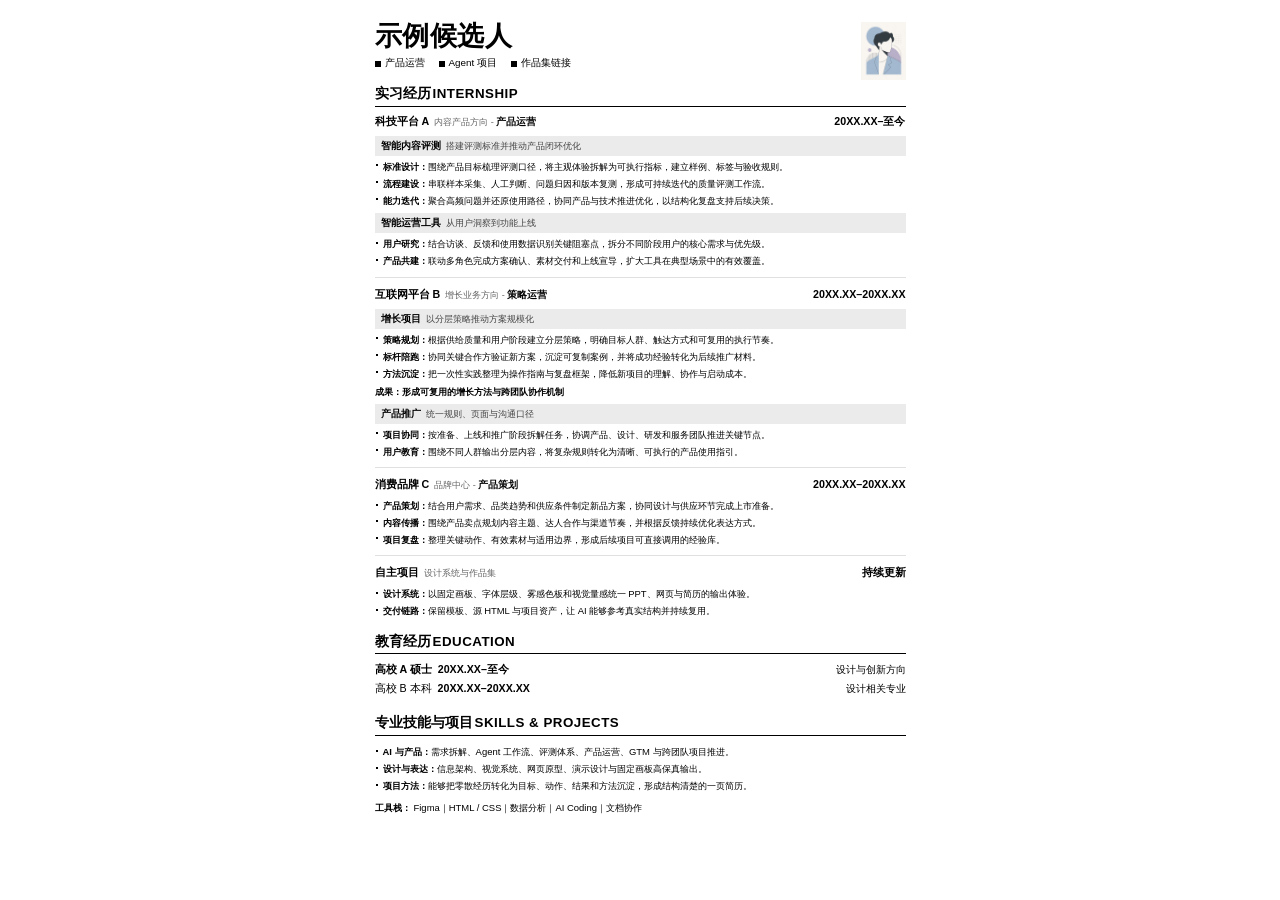
<file: design-minimalist-613/assets/template/projects/resume-minimal/example.html>
<!DOCTYPE html>
<html lang="zh-CN">
<head>
<meta charset="UTF-8">
<meta name="viewport" content="width=device-width,initial-scale=1,maximum-scale=1">
<title>一页式简历｜匿名示例</title>
<style>
:root{--bg:#fff;--ink:#000;--gray-soft:#ebebeb;--gray-line:#cfcfcf;--page-w:595px;--page-h:837px;--pad-x:32px;--pad-y:22px}
*{margin:0;padding:0;box-sizing:border-box}
html,body{width:100%;min-height:100%;background:#fff;font-family:"PingFang SC","AlibabaPuHuiTi 2.0","Noto Sans CJK SC","Microsoft YaHei",sans-serif;color:var(--ink);-webkit-font-smoothing:antialiased}
body{display:flex;justify-content:center;align-items:flex-start;overflow:auto}.page{width:var(--page-w);height:var(--page-h);margin:0;background:var(--bg);padding:var(--pad-y) var(--pad-x);position:relative;overflow:hidden;font-size:7.5pt;line-height:1.48;display:flex;flex-direction:column;justify-content:space-between}.page>*{flex:none}
.header{position:relative;padding-right:52px}.name{font-size:20pt;font-weight:600;letter-spacing:.5px;line-height:1.1;margin-bottom:3px}.contact{margin-top:5px;display:flex;flex-wrap:wrap;gap:14px;align-items:center}.contact .item{display:flex;align-items:center;gap:4px;font-size:7.4pt;font-weight:500}.contact .icon{width:6px;height:6px;background:var(--ink);display:inline-block;flex-shrink:0}.photo{position:absolute;right:0;top:0;width:45px;height:58px;background:var(--gray-soft);overflow:hidden}.photo img{width:100%;height:100%;object-fit:cover;object-position:50% 38%}
.section-title{font-size:10.5pt;font-weight:600;margin-top:11px;margin-bottom:6px;padding-bottom:2px;border-bottom:1px solid var(--ink);display:flex;align-items:baseline}.section-title .en{font-size:10pt;font-weight:600;margin-left:2px;letter-spacing:.5px}.entry{margin-bottom:8px;padding-bottom:8px;border-bottom:1px solid #e0e0e0}.entry:last-of-type{border-bottom:none;margin-bottom:0;padding-bottom:0}.entry-head{display:flex;justify-content:space-between;align-items:baseline;gap:6px;font-size:8pt;font-weight:600;margin-bottom:6px}.company-wrap{display:flex;align-items:baseline;gap:3px;flex-wrap:wrap}.company{font-size:8pt;font-weight:600}.company .note{font-size:6.4pt;font-weight:400;color:#555;margin-left:1px}.dept-inline{font-size:6.8pt;font-weight:400;color:#666;margin-left:2px}.role{font-size:7.2pt;font-weight:600;color:var(--ink)}.date{font-size:8pt;font-weight:600;white-space:nowrap}
.project-header{background:var(--gray-soft);padding:3px 6px;margin-top:5px;margin-bottom:4px;display:flex;align-items:baseline;gap:5px;flex-wrap:wrap}.pill-title{font-size:7.2pt;font-weight:600;white-space:nowrap}.pill-sub{font-size:6.7pt;font-weight:400;color:#444;line-height:1.35}.bullets{margin-top:2px;padding-left:0}.bullets li{list-style:none;position:relative;padding-left:8px;font-size:7.1pt;font-weight:400;margin-bottom:2.5px;line-height:1.52}.bullets li:last-child{margin-bottom:0}.bullets li::before{content:"";position:absolute;left:1px;top:4.5px;width:2px;height:2px;background:var(--ink)}.b-semi{font-weight:600}.u-line{text-decoration:underline;text-underline-offset:1px;text-decoration-thickness:.5px}.achievement{margin-top:4px;font-size:7.1pt;font-weight:600;line-height:1.45}
.edu-row{display:flex;justify-content:space-between;align-items:baseline;margin-bottom:3px;gap:6px}.edu-school{font-size:8pt;font-weight:600;white-space:nowrap}.edu-school.lite{font-weight:300}.edu-date{font-size:8pt;font-weight:600;white-space:nowrap}.edu-major{font-size:7.5pt;font-weight:400;text-align:right;flex:1}.skills-line{margin-top:6px;font-size:7.1pt;font-weight:400;line-height:1.5}.skills-line .label{font-weight:600;margin-right:3px}
@page{size:595px 837px;margin:0}@media print{html,body{width:595px;height:837px;overflow:hidden}.page{margin:0;box-shadow:none;-webkit-print-color-adjust:exact;print-color-adjust:exact}}
</style>
</head>
<body>
<main class="page" aria-label="匿名简历示例">
<header class="header">
  <div class="name">示例候选人</div>
  <div class="contact"><span class="item"><span class="icon"></span>产品运营</span><span class="item"><span class="icon"></span>Agent 项目</span><span class="item"><span class="icon"></span>作品集链接</span></div>
  <div class="photo"><img src="assets/profile-avatar.png" alt="示例头像"></div>
</header>
<h2 class="section-title">实习经历<span class="en">INTERNSHIP</span></h2>
<section class="entry">
  <div class="entry-head"><div class="company-wrap"><span class="company">科技平台 A</span><span class="dept-inline">内容产品方向 - <span class="role">产品运营</span></span></div><span class="date">20XX.XX–至今</span></div>
  <div class="project-header"><span class="pill-title">智能内容评测</span><span class="pill-sub">搭建评测标准并推动产品闭环优化</span></div>
  <ul class="bullets"><li><span class="b-semi">标准设计：</span>围绕产品目标梳理评测口径，将主观体验拆解为可执行指标，建立样例、标签与验收规则。</li><li><span class="b-semi">流程建设：</span>串联样本采集、人工判断、问题归因和版本复测，形成可持续迭代的质量评测工作流。</li><li><span class="b-semi">能力迭代：</span>聚合高频问题并还原使用路径，协同产品与技术推进优化，以结构化复盘支持后续决策。</li></ul>
  <div class="project-header"><span class="pill-title">智能运营工具</span><span class="pill-sub">从用户洞察到功能上线</span></div>
  <ul class="bullets"><li><span class="b-semi">用户研究：</span>结合访谈、反馈和使用数据识别关键阻塞点，拆分不同阶段用户的核心需求与优先级。</li><li><span class="b-semi">产品共建：</span>联动多角色完成方案确认、素材交付和上线宣导，扩大工具在典型场景中的有效覆盖。</li></ul>
</section>
<section class="entry">
  <div class="entry-head"><div class="company-wrap"><span class="company">互联网平台 B</span><span class="dept-inline">增长业务方向 - <span class="role">策略运营</span></span></div><span class="date">20XX.XX–20XX.XX</span></div>
  <div class="project-header"><span class="pill-title">增长项目</span><span class="pill-sub">以分层策略推动方案规模化</span></div>
  <ul class="bullets"><li><span class="b-semi">策略规划：</span>根据供给质量和用户阶段建立分层策略，明确目标人群、触达方式和可复用的执行节奏。</li><li><span class="b-semi">标杆陪跑：</span>协同关键合作方验证新方案，沉淀可复制案例，并将成功经验转化为后续推广材料。</li><li><span class="b-semi">方法沉淀：</span>把一次性实践整理为操作指南与复盘框架，降低新项目的理解、协作与启动成本。</li></ul>
  <div class="achievement">成果：形成可复用的增长方法与跨团队协作机制</div>
  <div class="project-header"><span class="pill-title">产品推广</span><span class="pill-sub">统一规则、页面与沟通口径</span></div>
  <ul class="bullets"><li><span class="b-semi">项目协同：</span>按准备、上线和推广阶段拆解任务，协调产品、设计、研发和服务团队推进关键节点。</li><li><span class="b-semi">用户教育：</span>围绕不同人群输出分层内容，将复杂规则转化为清晰、可执行的产品使用指引。</li></ul>
</section>
<section class="entry">
  <div class="entry-head"><div class="company-wrap"><span class="company">消费品牌 C</span><span class="dept-inline">品牌中心 - <span class="role">产品策划</span></span></div><span class="date">20XX.XX–20XX.XX</span></div>
  <ul class="bullets"><li><span class="b-semi">产品策划：</span>结合用户需求、品类趋势和供应条件制定新品方案，协同设计与供应环节完成上市准备。</li><li><span class="b-semi">内容传播：</span>围绕产品卖点规划内容主题、达人合作与渠道节奏，并根据反馈持续优化表达方式。</li><li><span class="b-semi">项目复盘：</span>整理关键动作、有效素材与适用边界，形成后续项目可直接调用的经验库。</li></ul>
</section>
<section class="entry">
  <div class="entry-head"><div class="company-wrap"><span class="company">自主项目</span><span class="dept-inline">设计系统与作品集</span></div><span class="date">持续更新</span></div>
  <ul class="bullets"><li><span class="b-semi">设计系统：</span>以固定画板、字体层级、雾感色板和视觉量感统一 PPT、网页与简历的输出体验。</li><li><span class="b-semi">交付链路：</span>保留模板、源 HTML 与项目资产，让 AI 能够参考真实结构并持续复用。</li></ul>
</section>
<h2 class="section-title">教育经历<span class="en">EDUCATION</span></h2>
<div class="edu-row"><div class="edu-school">高校 A 硕士</div><div class="edu-date">20XX.XX–至今</div><div class="edu-major">设计与创新方向</div></div>
<div class="edu-row"><div class="edu-school lite">高校 B 本科</div><div class="edu-date">20XX.XX–20XX.XX</div><div class="edu-major">设计相关专业</div></div>
<h2 class="section-title">专业技能与项目<span class="en">SKILLS &amp; PROJECTS</span></h2>
<ul class="bullets"><li><span class="b-semi">AI 与产品：</span>需求拆解、Agent 工作流、评测体系、产品运营、GTM 与跨团队项目推进。</li><li><span class="b-semi">设计与表达：</span>信息架构、视觉系统、网页原型、演示设计与固定画板高保真输出。</li><li><span class="b-semi">项目方法：</span>能够把零散经历转化为目标、动作、结果和方法沉淀，形成结构清楚的一页简历。</li></ul>
<div class="skills-line"><span class="label">工具栈：</span>Figma｜HTML / CSS｜数据分析｜AI Coding｜文档协作</div>
</main>
</body>
</html>
</file>
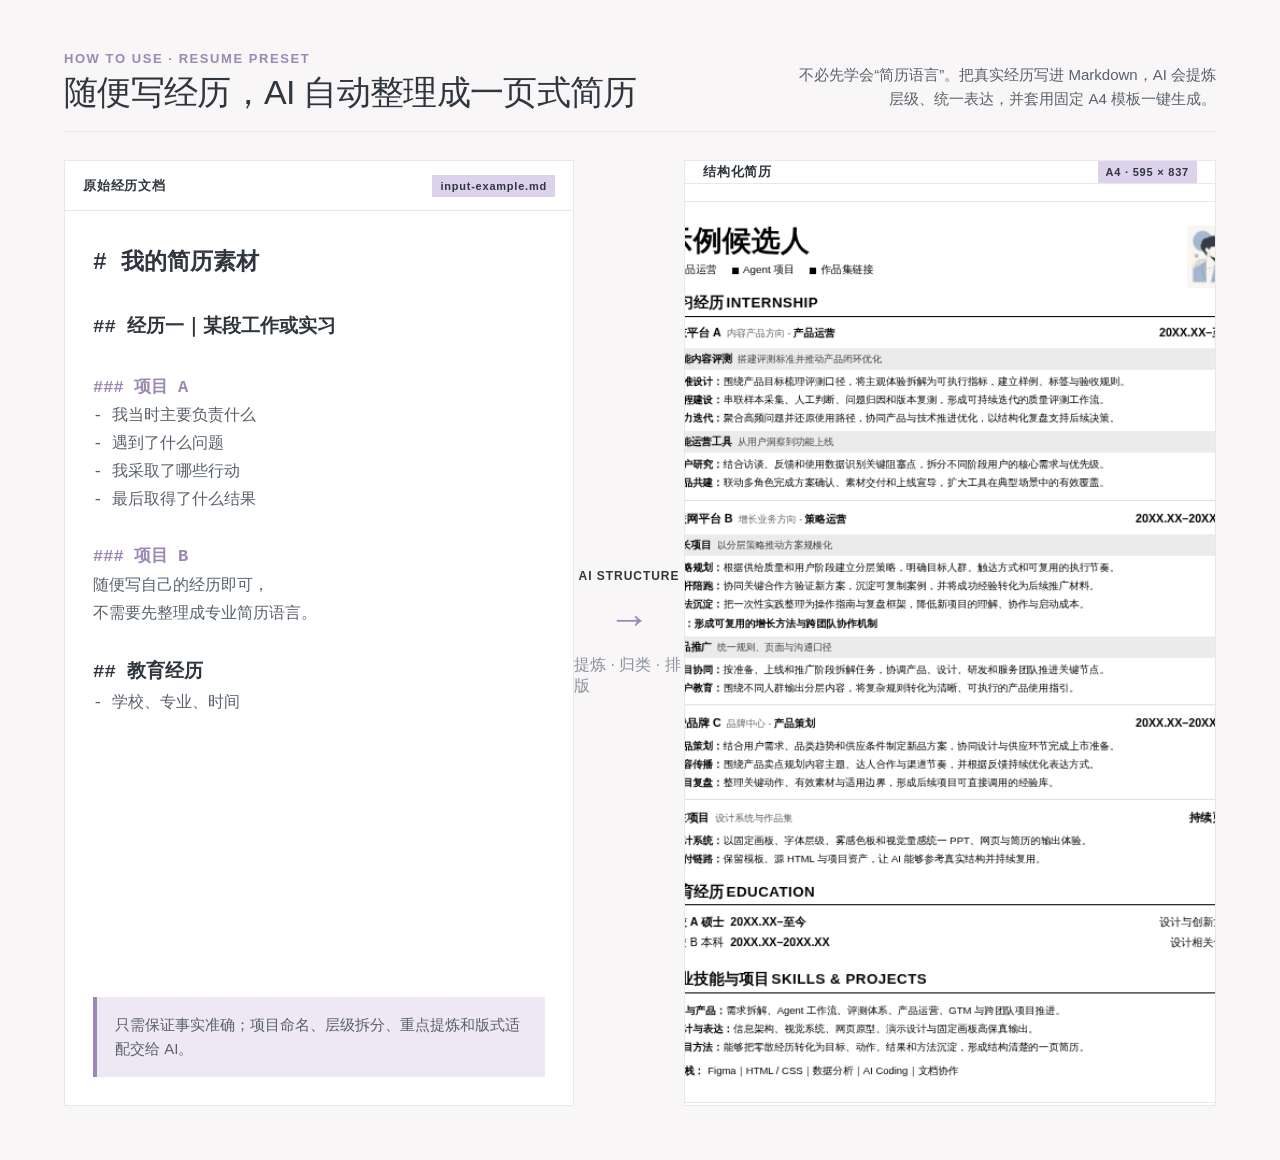
<file: design-minimalist-613/assets/template/projects/resume-minimal/how-to-use.html>
<!doctype html>
<html lang="zh-CN">
<head>
<meta charset="utf-8">
<meta name="viewport" content="width=device-width,initial-scale=1">
<title>怎么使用｜从经历文档到一页式简历</title>
<style>
:root{--w:1440px;--h:1160px;--paper:#f8f6f7;--white:#fff;--ink:#30363d;--text:#59616a;--muted:#8a929b;--border:#e6e8ea;--purple:#ddd2eb;--purple-deep:#9b88b3;--font:"PingFang SC","Noto Sans SC","Source Han Sans SC",sans-serif}
*{box-sizing:border-box;margin:0;padding:0}html,body{width:100%;min-height:100%;background:var(--paper);font-family:var(--font);color:var(--ink)}body{display:flex;justify-content:center;align-items:flex-start}.page{width:var(--w);height:var(--h);padding:48px 64px;background:var(--paper);overflow:hidden}.header{height:84px;display:flex;align-items:flex-end;justify-content:space-between;border-bottom:1px solid var(--border);padding-bottom:20px}.kicker{font-size:13px;font-weight:600;letter-spacing:.12em;color:var(--purple-deep);margin-bottom:8px}.title{font-size:34px;font-weight:300;line-height:1.1;letter-spacing:-.02em}.hint{max-width:420px;font-size:15px;line-height:1.6;color:var(--text);text-align:right}.workspace{height:974px;padding-top:28px;display:grid;grid-template-columns:510px 110px 1fr;align-items:stretch}.source,.result{background:var(--white);border:1px solid var(--border);overflow:hidden}.source{display:flex;flex-direction:column}.panel-head{height:50px;padding:0 18px;display:flex;align-items:center;justify-content:space-between;border-bottom:1px solid var(--border);font-size:13px;font-weight:600;letter-spacing:.06em}.file-pill{padding:5px 8px;background:var(--purple);font-size:11px}.code{flex:1;padding:32px 28px;font:400 16px/1.75 ui-monospace,SFMono-Regular,Menlo,Consolas,monospace;color:var(--text);white-space:pre-wrap}.code .h1{font-size:23px;font-weight:700;color:var(--ink)}.code .h2{font-size:19px;font-weight:700;color:var(--ink)}.code .h3{font-size:17px;font-weight:700;color:var(--purple-deep)}.code .bullet{color:var(--text)}.note{margin:0 28px 28px;padding:16px 18px;border-left:4px solid var(--purple-deep);background:#eee8f5;font-size:15px;line-height:1.6;color:var(--text)}.flow{display:flex;flex-direction:column;align-items:center;justify-content:center;gap:12px;color:var(--muted)}.flow .arrow{font-size:42px;font-weight:200;color:var(--purple-deep)}.flow b{font-size:12px;letter-spacing:.08em;color:var(--ink)}.result{display:flex;flex-direction:column;align-items:center}.result .panel-head{width:100%}.resume-wrap{flex:1;width:100%;display:flex;align-items:center;justify-content:center;padding:18px;background:#fff}.resume-wrap img{height:900px;width:auto;display:block;object-fit:contain;box-shadow:0 0 0 1px var(--border)}
@page{size:1440px 1160px;margin:0}@media print{html,body{width:1440px;height:1160px}.page{margin:0}}
</style>
</head>
<body><main class="page">
<header class="header"><div><div class="kicker">HOW TO USE · RESUME PRESET</div><h1 class="title">随便写经历，AI 自动整理成一页式简历</h1></div><p class="hint">不必先学会“简历语言”。把真实经历写进 Markdown，AI 会提炼层级、统一表达，并套用固定 A4 模板一键生成。</p></header>
<section class="workspace">
  <article class="source"><div class="panel-head"><span>原始经历文档</span><span class="file-pill">input-example.md</span></div><div class="code"><span class="h1"># 我的简历素材</span>

<span class="h2">## 经历一｜某段工作或实习</span>

<span class="h3">### 项目 A</span>
<span class="bullet">- 我当时主要负责什么
- 遇到了什么问题
- 我采取了哪些行动
- 最后取得了什么结果</span>

<span class="h3">### 项目 B</span>
随便写自己的经历即可，
不需要先整理成专业简历语言。

<span class="h2">## 教育经历</span>
<span class="bullet">- 学校、专业、时间</span></div><div class="note">只需保证事实准确；项目命名、层级拆分、重点提炼和版式适配交给 AI。</div></article>
  <div class="flow"><b>AI STRUCTURE</b><div class="arrow">→</div><span>提炼 · 归类 · 排版</span></div>
  <article class="result"><div class="panel-head"><span>结构化简历</span><span class="file-pill">A4 · 595 × 837</span></div><div class="resume-wrap"><img src="assets/resume-preview.png" alt="一页式简历"></div></article>
</section>
</main></body></html>
</file>
<file: design-minimalist-613/assets/template/design-spec/styles.css>
:root{
  --bg:#fff;--surface:#F8F6F7;--text:#30363D;--text2:#59616A;--muted:#8A929B;--border:#E6E8EA;
  --p100:#EEE8F5;--p300:#DDD2EB;--p500:#CEBFE2;--p700:#9B88B3;--on:#fff;
  --font:"PingFang SC","Noto Sans SC","Source Han Sans SC",sans-serif;
  --type-display:300 34px/1.15 var(--font);--type-h2:500 22px/1.3 var(--font);--type-body:400 16px/1.6 var(--font);--type-body-emphasis:600 16px/1.45 var(--font);--type-label:600 13px/1.35 var(--font);--type-note:400 12px/1.45 var(--font)
}
*{box-sizing:border-box;border-radius:0}html{scroll-behavior:smooth}body{margin:0;background:var(--bg);color:var(--text);font:var(--type-body);-webkit-font-smoothing:antialiased}h1,h2,h3,p,figure{margin:0}button,code{font:inherit}.type-h2{font:var(--type-h2)}.type-body{font:var(--type-body)}.type-body-emphasis{font:var(--type-body-emphasis)}.type-label{font:var(--type-label);letter-spacing:.04em}.type-note{font:var(--type-note);letter-spacing:.02em}.muted{color:var(--muted)}.accent{color:var(--p700)}
.page{width:min(1440px,100%);margin:auto;padding:40px 64px 80px}.page-head{display:flex;justify-content:space-between;gap:32px;align-items:flex-start;padding-bottom:32px}.page-head strong{font:var(--type-label);letter-spacing:.04em}.page-head p{margin-top:8px;color:var(--text2);font:var(--type-note)}.doc-nav{display:flex;border:1px solid var(--border)}.doc-nav a{padding:11px 16px;color:var(--text);font:var(--type-label);letter-spacing:.04em;text-decoration:none}.doc-nav a+a{border-left:1px solid var(--border)}.doc-nav a:hover,.doc-nav a:focus-visible{background:var(--p100);outline:0}.section{padding:64px 0;border-top:1px solid var(--border)}.section-heading{display:grid;grid-template-columns:48px 1fr;gap:16px;margin-bottom:40px}.section-heading>span{padding-top:4px;color:var(--p700);font:var(--type-label);letter-spacing:.04em}.section-heading h2{font:var(--type-h2);margin-bottom:8px}.section-heading p{color:var(--text2)}
/* 01 */
.rhythm-layout{display:grid;grid-template-columns:1.15fr .85fr;gap:48px}.grid-stage{position:relative;height:320px;margin-top:24px;overflow:hidden;background:var(--surface);border:1px solid var(--border)}.micro-cell{position:absolute;width:4px;height:4px;border-right:1px solid rgba(89,97,106,.13);border-bottom:1px solid rgba(89,97,106,.13)}.measure{position:absolute;z-index:2;display:flex;justify-content:space-between;padding:4px;background:var(--p500);transition:background .16s}.measure b,.measure span{font:600 10px/1 var(--font)}.m8{width:8px;height:8px;left:24px;top:24px;padding:0}.m12{width:12px;height:12px;left:56px;top:44px;padding:0}.m24{width:24px;height:24px;left:100px;top:72px}.m48{width:48px;height:48px;left:176px;top:112px}.m64{width:64px;height:64px;left:284px;top:176px}.m8 span,.m12 span{position:absolute;left:calc(100% + 8px);top:-2px;color:var(--text2)}.grid-panel>p{margin-top:12px}.type-panel{border-top:4px solid var(--p500)}.type-panel>.type-label{display:block;padding:20px 0 16px}.type-row{padding:14px 0;border-top:1px solid var(--border)}.type-row>span{display:block;margin-bottom:6px;color:var(--muted)}.type-row>strong{display:block}.display-row>strong{font:var(--type-display);letter-spacing:-.02em}.h2-row>strong{font:var(--type-h2)}.body-row>strong{font:var(--type-body)}.type-pair{display:grid;grid-template-columns:1fr 1fr;gap:24px}
/* 02 */
.color-layout{display:grid;grid-template-columns:1.35fr .65fr;gap:48px}.palette{display:grid;grid-template-columns:repeat(4,1fr);gap:12px}.tone{min-height:184px;padding:16px;display:flex;flex-direction:column;justify-content:space-between}.tone code{font:12px/1.4 ui-monospace,SFMono-Regular,Menlo,monospace}.p100{background:var(--p100)}.p300{background:var(--p300)}.p500{background:var(--p500)}.p700{background:var(--p700);color:#fff}.color-status{display:flex;justify-content:space-between;padding-bottom:16px;border-bottom:1px solid var(--border)}.hues{display:grid;grid-template-columns:repeat(4,1fr);gap:8px;margin-top:24px}.hue-btn{appearance:none;border:0;min-height:64px;padding:8px;cursor:pointer;text-align:left;display:flex;flex-direction:column;justify-content:space-between;color:var(--text);transition:transform .14s}.hue-btn:hover{transform:translateY(-4px)}.hue-btn:focus-visible{outline:2px solid var(--text);outline-offset:2px}.hue-btn.is-active{outline:3px solid var(--text);outline-offset:2px}.hue-btn span{font:var(--type-label)}.hue-btn small{font:9px/1.2 var(--font)}.hue-control>p{margin-top:16px}
/* 03 fixed 1120 × 630 */
.flow-legend{display:flex;flex-wrap:wrap;gap:24px;margin-bottom:20px;color:var(--text2);font:var(--type-note)}.flow-legend span{display:flex;align-items:center;gap:8px}.flow-legend i{display:block;width:24px;height:12px}.legend-l1{background:var(--p100)}.legend-l2{border:1px dashed var(--p300)}.legend-l3{background:#fff;border:1px solid var(--border)}.legend-key{background:var(--p300)}.legend-feedback{height:2px!important;border-top:2px dashed var(--p300)}.diagram-frame{position:relative;width:100%;aspect-ratio:16/9;overflow:hidden;background:var(--surface);--diagram-scale:1}.diagram-canvas{position:absolute;left:0;top:0;width:1120px;height:630px;overflow:hidden;background:var(--p100);transform:scale(var(--diagram-scale));transform-origin:top left;font-family:var(--font)}.canvas-kicker{position:absolute;left:32px;top:28px;padding:5px 9px;background:var(--p700);color:#fff}.canvas-title{position:absolute;left:78px;top:31px;font:var(--type-label);letter-spacing:.08em;color:var(--text2)}.flow-block{position:absolute;left:32px;width:880px;border:1px dashed var(--p300);padding:18px 20px 20px}.input-block{top:80px;height:160px}.validation-block{top:376px;height:182px}.block-head{height:28px;color:var(--text2);font-weight:500;letter-spacing:.025em}.input-grid,.validation-grid{display:grid;gap:16px}.input-grid{grid-template-columns:repeat(2,1fr)}.validation-grid{grid-template-columns:repeat(3,1fr)}.flow-node{position:relative;height:92px;padding:35px 16px 10px;background:#fff;border:1px solid var(--border)}.validation-grid .flow-node{height:106px;padding-top:39px}.node-tag{position:absolute;left:-1px;top:-1px;padding:5px 9px;background:var(--p700);color:#fff}.flow-node strong,.flow-node p{display:block}.flow-node p{margin-top:3px;color:var(--text2)}.result-block{position:absolute;left:52px;top:264px;width:840px;height:88px;padding:0 20px;background:var(--p300);color:var(--text);display:flex;align-items:center;justify-content:space-between;gap:24px}.result-block div{display:flex;align-items:center;gap:16px}.result-tag{padding:5px 9px;background:var(--p700);color:#fff}.result-block p{text-align:right;color:var(--text2)}.loop-slot{position:absolute;left:916px;top:80px;width:172px;height:478px;padding:12px;background:#fff}.loop-inner{height:100%;padding:138px 14px 18px;background:var(--p100);color:var(--text)}.loop-inner>span{color:var(--p700)}.loop-inner>strong{display:block;margin-top:7px}.loop-inner>p{margin-top:14px;color:var(--text2)}.loop-list{display:grid;gap:7px;margin-top:22px;padding-top:16px;border-top:1px solid var(--p300);color:var(--text2)}.arrow{position:absolute;z-index:3;background:var(--p500);color:var(--p500);pointer-events:none}.arrow.down{width:2px;height:16px}.arrow.down:after{content:"";position:absolute;left:-5px;bottom:-1px;border-left:6px solid transparent;border-right:6px solid transparent;border-top:9px solid currentColor}.arrow.right{height:2px;width:16px}.arrow.right:after{content:"";position:absolute;right:-1px;top:-5px;border-top:6px solid transparent;border-bottom:6px solid transparent;border-left:9px solid currentColor}.input-to-result{left:471px;top:240px;height:24px!important}.result-to-validation{left:471px;top:352px;height:24px!important}.validate-one{left:319px;top:482px}.validate-two{left:609px;top:482px}.feedback{position:absolute;z-index:2;height:0;border-top:2px dashed var(--p300)}.feedback-out{left:892px;top:510px;width:24px}.feedback-back{left:892px;top:126px;width:24px}.figure-note{margin-top:12px}
/* 04 */
.composition-grid{display:grid;grid-template-columns:1fr 1fr;gap:24px}.layout-demo{min-height:260px;padding:16px;border:1px solid var(--border)}.layout-demo strong{display:block;font-weight:500}.wide-demo{display:grid;grid-template-rows:1fr auto;gap:12px}.normal-demo{display:grid;grid-template-columns:.6fr 1.8fr;gap:20px}.mock-image{min-height:140px;padding:16px;background:var(--p100);display:flex;gap:8px;align-items:flex-end}.mock-image i{width:24%;height:60%;background:var(--p500)}.mock-image i:nth-child(2){height:88%;background:var(--p700)}.mock-image i:nth-child(3){height:40%;background:var(--p300)}.mock-image.portrait{min-height:224px;justify-content:center}.mock-image.portrait i{width:32%}.xor-demo{grid-column:1/-1;display:grid;grid-template-columns:1fr 64px 1fr;gap:24px;align-items:center;text-align:center}.shape{min-height:112px;padding:16px;display:flex;align-items:flex-end;justify-content:space-between;text-align:left}.shape b{font:var(--type-h2)}.fill-shape{background:var(--p300);color:var(--text)}.border-shape{border:1px solid var(--p700)}
/* 05 */
.canvas-contract{display:grid;grid-template-columns:1fr 1fr;gap:24px}.canvas-case{border:1px solid var(--border)}.case-head{display:flex;justify-content:space-between;padding:16px;border-bottom:1px solid var(--border)}.preview-well{height:340px;padding:32px;display:flex;align-items:center;justify-content:center;background:var(--surface)}.ppt-board{position:relative;width:100%;aspect-ratio:16/9;padding:20px;background:#fff;border:1px solid var(--p500)}.ppt-board i{display:block;width:72%;height:58%;margin:22px 0 12px;background:var(--p100);border-left:8px solid var(--p700)}.ppt-board b{font:var(--type-label)}.resume-board{width:174px;aspect-ratio:595/837;padding:14px;background:#fff;border:1px solid var(--p500)}.resume-board i{display:block;height:4px;margin-top:16px;background:var(--p300)}.resume-board i:nth-of-type(2){width:76%;margin-top:8px}.resume-board i:nth-of-type(3){height:88px;margin-top:18px;background:var(--surface);border-top:1px solid var(--border);border-bottom:1px solid var(--border)}.resume-board b{display:block;margin-top:12px}.scale-formula{margin-top:24px;padding:24px;background:var(--p100);display:grid;grid-template-columns:160px 1fr;gap:8px 24px}.scale-formula code{font:14px/1.5 ui-monospace,SFMono-Regular,Menlo,monospace}.scale-formula p{grid-column:2}
/* 06 + asset */
.autoloop-row{display:grid;grid-template-columns:160px 1fr;gap:24px;padding:24px;background:var(--surface);border-left:4px solid var(--p500)}.project-asset{border-top:4px solid var(--p500)}.project-asset .section-heading h2{margin-top:8px}.asset-layout{display:grid;grid-template-columns:1.45fr .55fr;gap:48px}.asset-layout img{display:block;width:100%;height:auto;aspect-ratio:3/2;object-fit:contain}.asset-layout figcaption{margin-top:8px}.asset-fields{border-top:1px solid var(--border)}.asset-fields div{padding:11px 0;border-bottom:1px solid var(--border)}.asset-fields code{display:block;font:600 12px/1.4 ui-monospace,SFMono-Regular,Menlo,monospace}.asset-fields span{color:var(--text2);font:var(--type-note)}
@media(max-width:1100px){.page{padding-left:48px;padding-right:48px}.rhythm-layout,.color-layout,.asset-layout{grid-template-columns:1fr}}@media(max-width:760px){.page{padding:28px 24px 64px}.page-head{display:block}.load-rule{margin-top:12px!important}.section{padding:48px 0}.section-heading{grid-template-columns:32px 1fr;gap:8px;margin-bottom:32px}.rhythm-layout{gap:32px}.palette{grid-template-columns:1fr 1fr}.tone{min-height:136px}.composition-grid,.canvas-contract{grid-template-columns:1fr}.xor-demo{grid-column:1}.preview-well{height:280px}.scale-formula,.autoloop-row{grid-template-columns:1fr}.scale-formula p{grid-column:1}.asset-layout{gap:24px}}@media(max-width:480px){.type-pair,.xor-demo{grid-template-columns:1fr}.hues{grid-template-columns:repeat(2,1fr)}.display-row>strong{font-size:30px}.normal-demo{grid-template-columns:1fr}.case-head{display:block}.case-head span{display:block;margin-top:4px}}

/* 06 project entries */
.project-grid{display:grid;grid-template-columns:1fr 1fr;gap:24px}.project-card{min-height:220px;padding:28px;border:1px solid var(--border);color:var(--text);text-decoration:none;display:flex;flex-direction:column;transition:transform .16s,border-color .16s,background .16s}.project-card:hover,.project-card:focus-visible{transform:translateY(-4px);border-color:var(--p700);background:var(--p100);outline:0}.project-card>strong{font:var(--type-h2);margin-top:24px}.project-card>p{margin-top:10px;color:var(--text2)}.project-card>b{margin-top:auto;padding-top:24px}@media(max-width:760px){.project-grid{grid-template-columns:1fr}}

@media print{
  @page{size:15in 8.4375in;margin:0}
  html,body{width:1440px;height:auto;background:#fff!important;-webkit-print-color-adjust:exact;print-color-adjust:exact}
  .page{width:1440px;max-width:none;margin:0;padding:0}
  .page-head{display:none}
  .section{width:1440px;height:810px;margin:0;padding:52px 68px;overflow:hidden;border-top:0;break-before:auto;break-after:page}
  .section:last-of-type{break-after:auto}
  .section-heading{margin-bottom:24px}
  .rhythm-layout{grid-template-columns:1.15fr .85fr;gap:48px}
  .color-layout{grid-template-columns:1.35fr .65fr;gap:48px}
  .rhythm-layout,.color-layout,.composition-grid,.canvas-contract,.template-grid{break-inside:avoid}
  #hierarchy-flow .flow-legend{margin-bottom:12px}
  #hierarchy-flow .diagram-frame{width:960px;height:540px;margin:0 auto;--diagram-scale:.857142857!important}
  #hierarchy-flow .figure-note{margin-top:8px;text-align:center}
  .template-card{min-height:180px;padding:20px}
  .template-card>strong{margin-top:16px}
  .usage-flow{margin-top:20px;padding:18px}
}

/* 06 template usage */
.template-grid{display:grid;grid-template-columns:repeat(2,1fr);gap:24px}.template-card{min-height:200px;padding:28px;border:1px solid var(--border);display:flex;flex-direction:column}.template-card>strong{font:var(--type-h2);margin-top:24px}.template-card>p{margin-top:10px;color:var(--text2)}.usage-flow{display:grid;grid-template-columns:auto 1fr auto 1fr auto 1fr auto;gap:16px;align-items:center;margin-top:32px;padding:24px;background:var(--p100)}.usage-flow i{display:block;height:2px;background:var(--p500);position:relative}.usage-flow i:after{content:"";position:absolute;right:-1px;top:-4px;border-top:5px solid transparent;border-bottom:5px solid transparent;border-left:8px solid var(--p500)}.usage-note{margin-top:16px}
@media(max-width:760px){.template-grid{grid-template-columns:1fr}.usage-flow{grid-template-columns:1fr;gap:8px}.usage-flow i{width:2px;height:16px;margin-left:8px}.usage-flow i:after{right:-4px;top:auto;bottom:-1px;border-left:5px solid transparent;border-right:5px solid transparent;border-top:8px solid var(--p500);border-bottom:0}}
</file>
